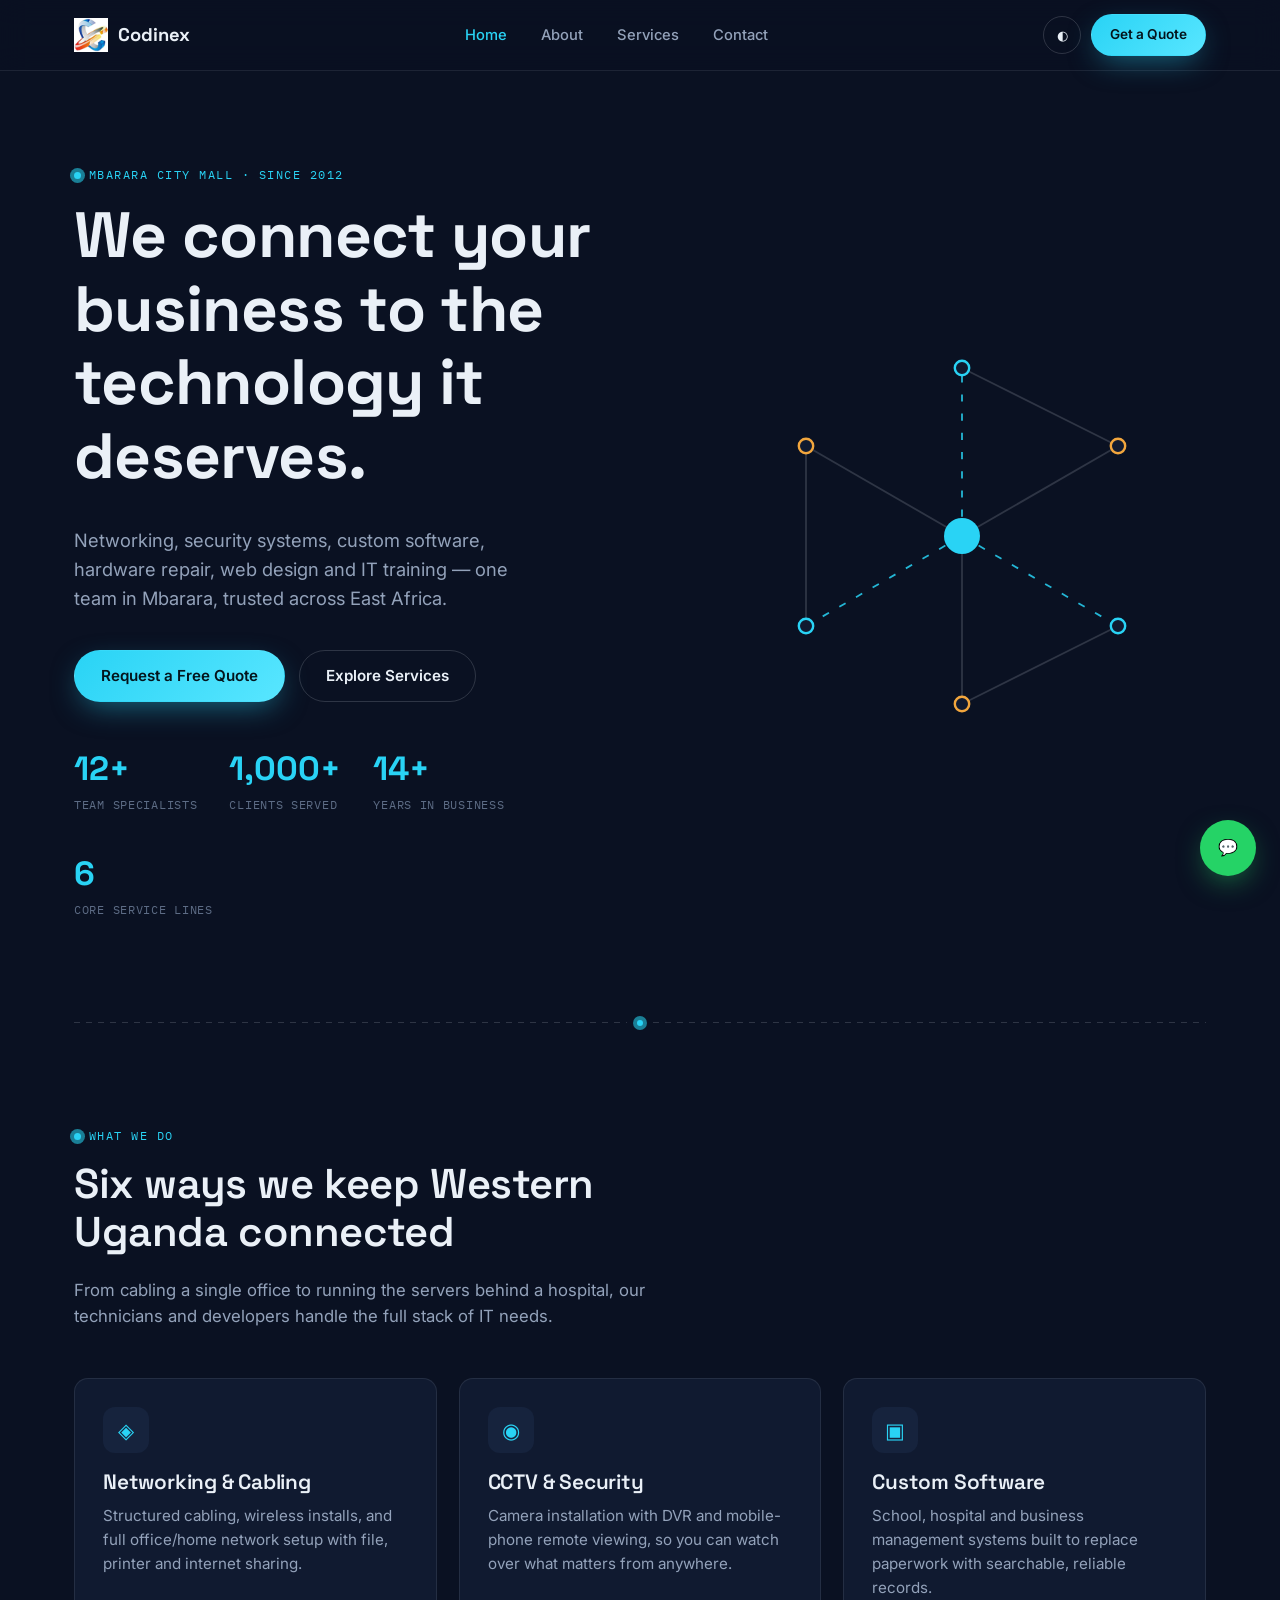
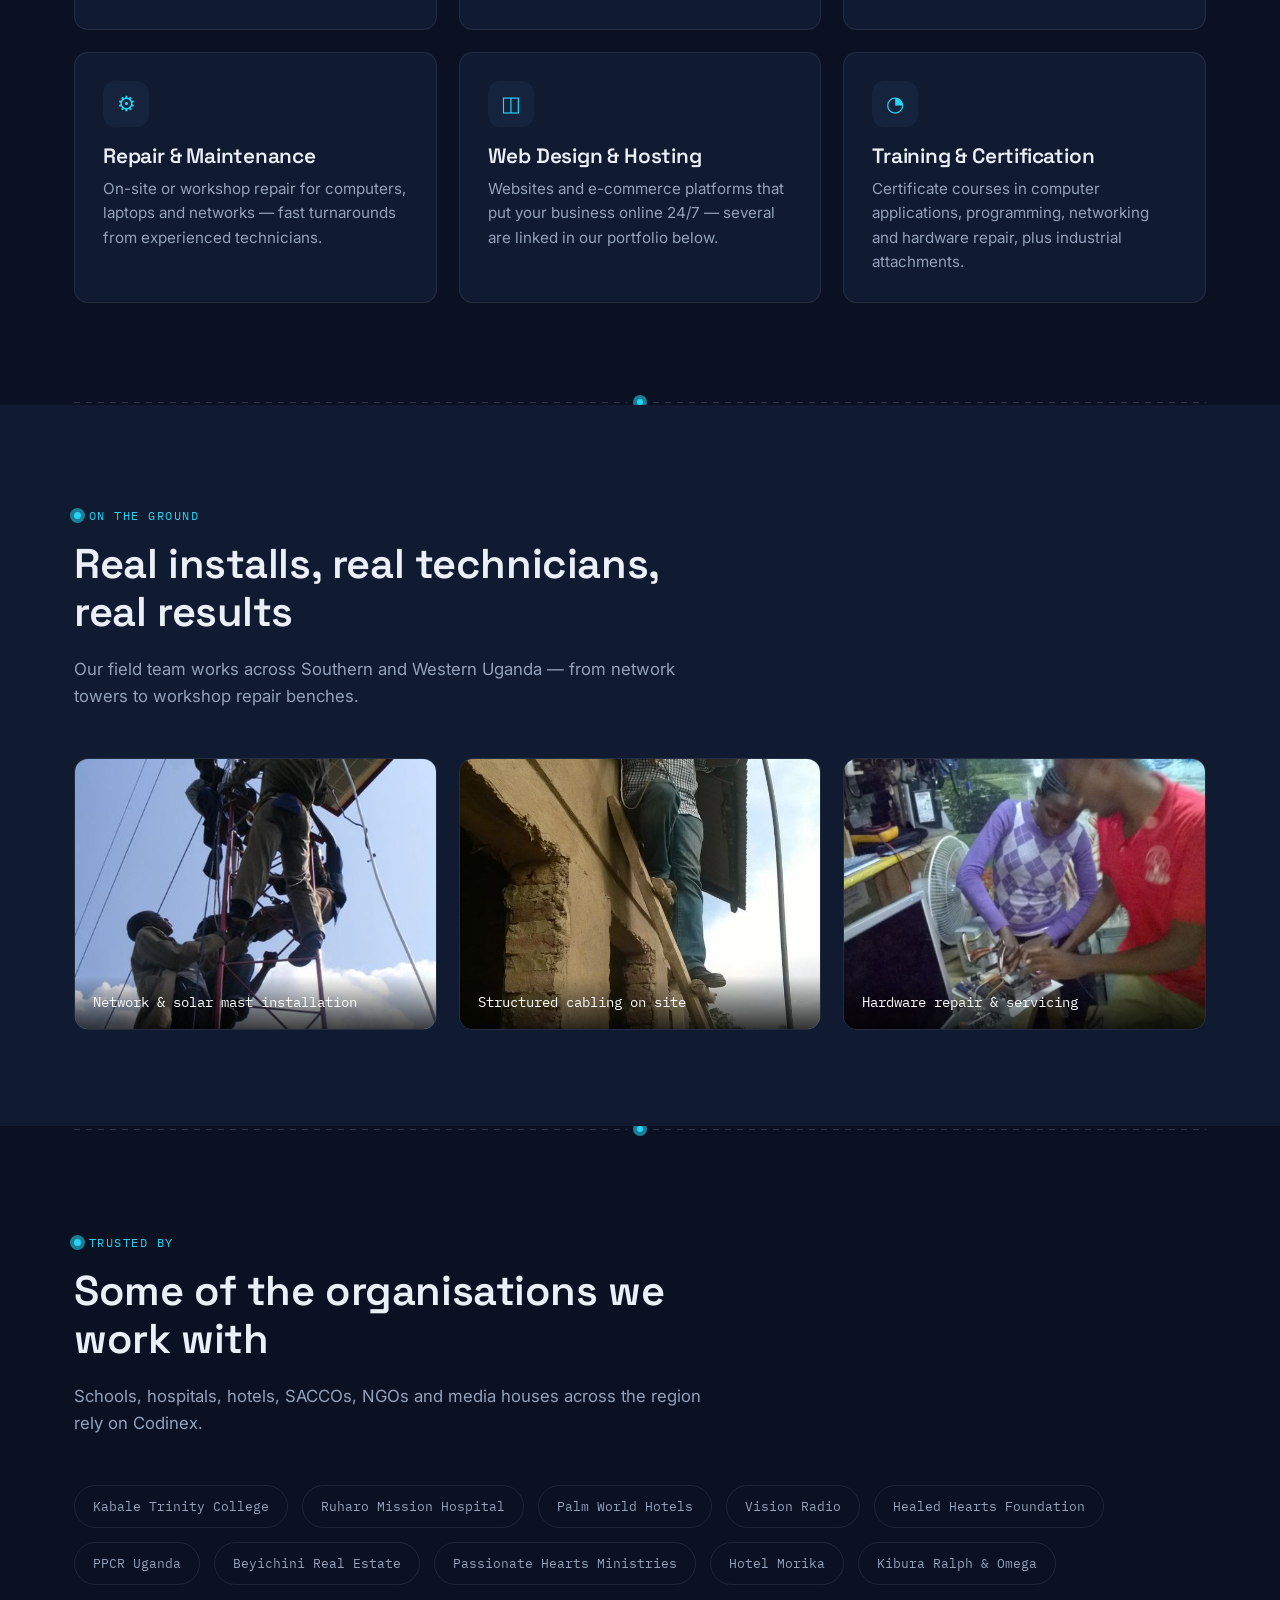
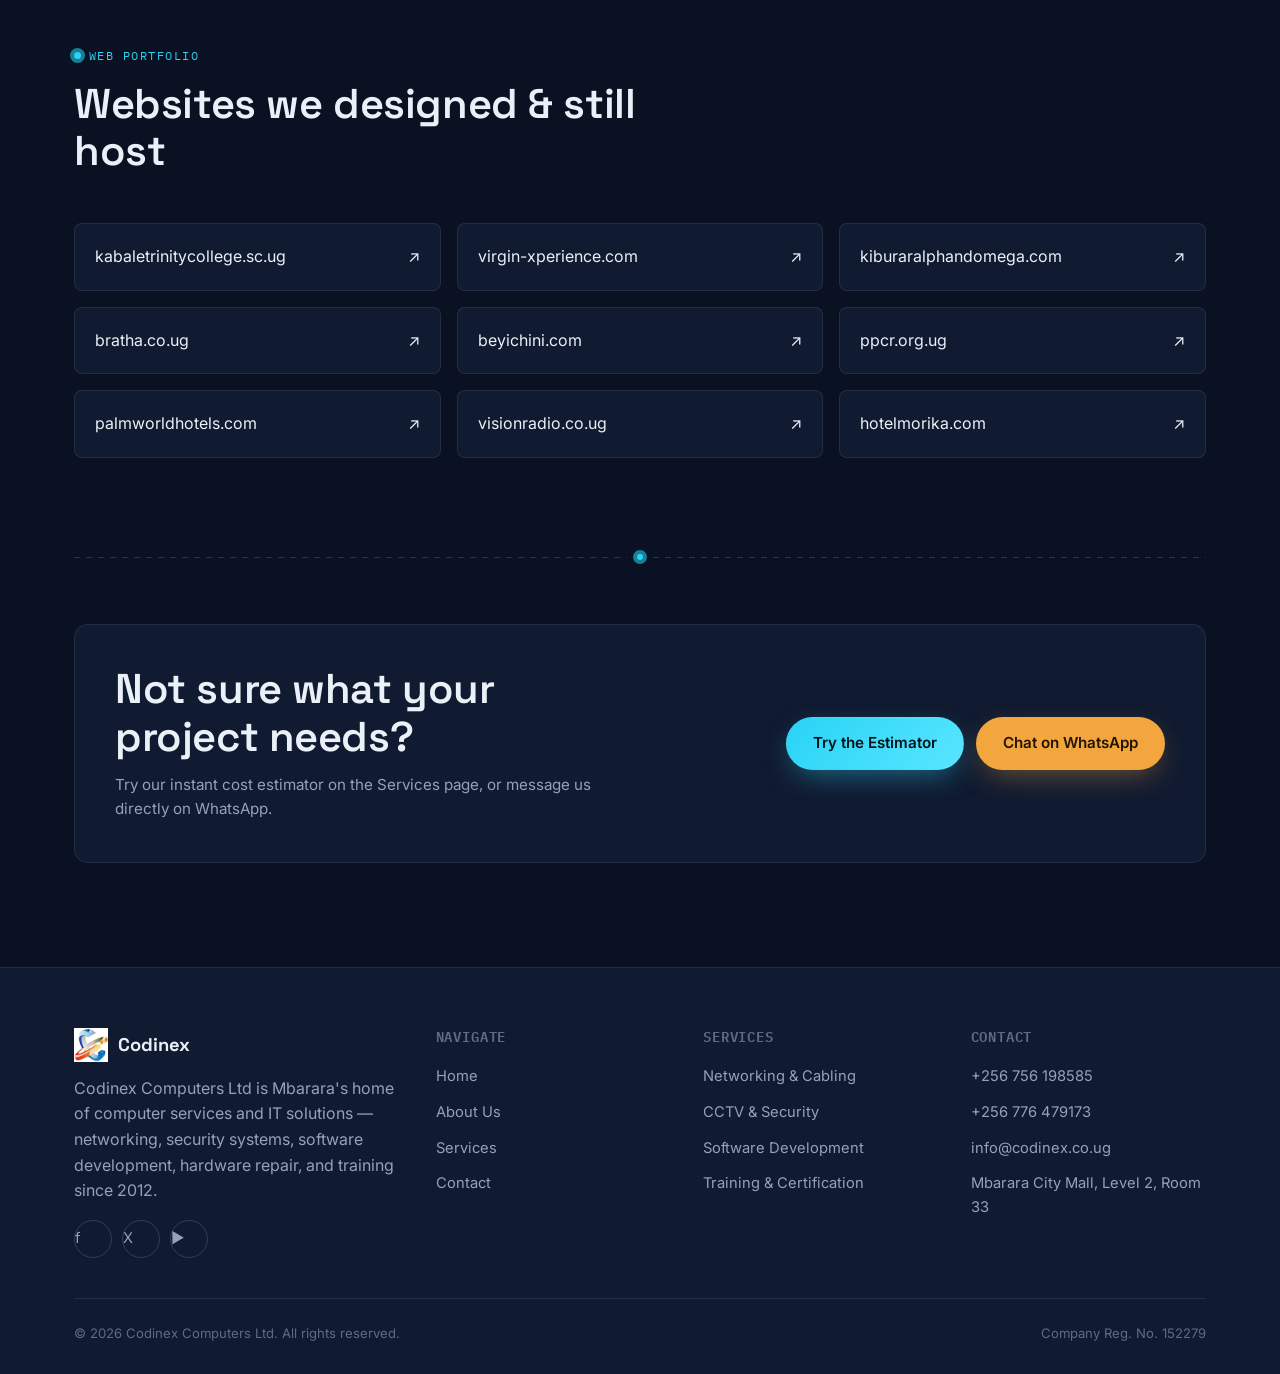
<file: index.html>
<!DOCTYPE html>
<html lang="en">
<head>
<meta charset="UTF-8">
<meta name="viewport" content="width=device-width, initial-scale=1.0">
<title>Codinex Computers Ltd | IT Solutions, Networking & Software — Mbarara, Uganda</title>
<meta name="description" content="Codinex Computers Ltd — Mbarara's home of computer services: networking, CCTV & security, custom software, hardware repair, web design and IT training since 2012.">
<link rel="icon" href="assets/images/logo.png">
<link rel="stylesheet" href="css/style.css">
</head>
<body>

<header class="site-header">
  <nav class="nav">
    <a href="index.html" class="brand"><img src="assets/images/logo.png" alt="Codinex Computers logo"> Codinex</a>
    <ul class="nav-links" id="navLinks">
      <li><a href="index.html">Home</a></li>
      <li><a href="about.html">About</a></li>
      <li><a href="services.html">Services</a></li>
      <li><a href="contact.html">Contact</a></li>
    </ul>
    <div class="nav-actions">
      <button class="icon-btn" id="themeToggle" aria-label="Toggle dark/light mode" aria-pressed="false">◐</button>
      <a href="contact.html" class="btn btn-primary btn-sm">Get a Quote</a>
      <button class="hamburger" id="hamburger" aria-label="Open menu" aria-expanded="false">☰</button>
    </div>
  </nav>
</header>

<!-- ============ HERO ============ -->
<section class="hero">
  <div class="container hero-grid">
    <div class="hero-copy reveal">
      <div class="eyebrow">Mbarara City Mall · Since 2012</div>
      <h1>We connect your business to the technology it deserves.</h1>
      <p class="tagline">Networking, security systems, custom software, hardware repair, web design and IT training — one team in Mbarara, trusted across East Africa.</p>
      <div class="hero-cta">
        <a href="contact.html" class="btn btn-primary">Request a Free Quote</a>
        <a href="services.html" class="btn btn-ghost">Explore Services</a>
      </div>
      <div class="hero-stats">
        <div>
          <div class="stat-num"><span data-count="12" data-suffix="+">0+</span></div>
          <div class="stat-label">Team specialists</div>
        </div>
        <div>
          <div class="stat-num"><span data-count="1000" data-suffix="+">0+</span></div>
          <div class="stat-label">Clients served</div>
        </div>
        <div>
          <div class="stat-num"><span data-count="14" data-suffix="+">0+</span></div>
          <div class="stat-label">Years in business</div>
        </div>
        <div>
          <div class="stat-num"><span data-count="6">0</span></div>
          <div class="stat-label">Core service lines</div>
        </div>
      </div>
    </div>
    <div class="circuit-wrap reveal">
      <svg viewBox="0 0 400 400" xmlns="http://www.w3.org/2000/svg" aria-hidden="true">
        <path class="circuit-trace active" d="M200,200 L200,60"/>
        <path class="circuit-trace" d="M200,200 L330,125"/>
        <path class="circuit-trace active" d="M200,200 L330,275"/>
        <path class="circuit-trace" d="M200,200 L200,340"/>
        <path class="circuit-trace active" d="M200,200 L70,275"/>
        <path class="circuit-trace" d="M200,200 L70,125"/>
        <path class="circuit-trace" d="M200,60 L330,125"/>
        <path class="circuit-trace" d="M330,275 L200,340"/>
        <path class="circuit-trace" d="M70,275 L70,125"/>
        <circle class="circuit-center" cx="200" cy="200" r="15"/>
        <circle class="circuit-node pulse" cx="200" cy="60" r="6"/>
        <circle class="circuit-node pulse amber" cx="330" cy="125" r="6"/>
        <circle class="circuit-node pulse" cx="330" cy="275" r="6"/>
        <circle class="circuit-node pulse amber" cx="200" cy="340" r="6"/>
        <circle class="circuit-node pulse" cx="70" cy="275" r="6"/>
        <circle class="circuit-node pulse amber" cx="70" cy="125" r="6"/>
      </svg>
    </div>
  </div>
</section>

<div class="trace-divider"><i></i></div>

<!-- ============ SERVICES OVERVIEW ============ -->
<section class="section">
  <div class="container">
    <div class="section-head reveal">
      <div class="eyebrow">What we do</div>
      <h2>Six ways we keep Western Uganda connected</h2>
      <p>From cabling a single office to running the servers behind a hospital, our technicians and developers handle the full stack of IT needs.</p>
    </div>
    <div class="grid grid-3">
      <div class="card reveal">
        <div class="card-icon">◈</div>
        <h3>Networking &amp; Cabling</h3>
        <p>Structured cabling, wireless installs, and full office/home network setup with file, printer and internet sharing.</p>
      </div>
      <div class="card reveal">
        <div class="card-icon">◉</div>
        <h3>CCTV &amp; Security</h3>
        <p>Camera installation with DVR and mobile-phone remote viewing, so you can watch over what matters from anywhere.</p>
      </div>
      <div class="card reveal">
        <div class="card-icon">▣</div>
        <h3>Custom Software</h3>
        <p>School, hospital and business management systems built to replace paperwork with searchable, reliable records.</p>
      </div>
      <div class="card reveal">
        <div class="card-icon">⚙</div>
        <h3>Repair &amp; Maintenance</h3>
        <p>On-site or workshop repair for computers, laptops and networks — fast turnarounds from experienced technicians.</p>
      </div>
      <div class="card reveal">
        <div class="card-icon">◫</div>
        <h3>Web Design &amp; Hosting</h3>
        <p>Websites and e-commerce platforms that put your business online 24/7 — several are linked in our portfolio below.</p>
      </div>
      <div class="card reveal">
        <div class="card-icon">◔</div>
        <h3>Training &amp; Certification</h3>
        <p>Certificate courses in computer applications, programming, networking and hardware repair, plus industrial attachments.</p>
      </div>
    </div>
  </div>
</section>

<div class="trace-divider"><i></i></div>

<!-- ============ WHY CODINEX / PHOTO STRIP ============ -->
<section class="section section-alt">
  <div class="container">
    <div class="section-head reveal">
      <div class="eyebrow">On the ground</div>
      <h2>Real installs, real technicians, real results</h2>
      <p>Our field team works across Southern and Western Uganda — from network towers to workshop repair benches.</p>
    </div>
    <div class="grid grid-3">
      <div class="photo-card reveal">
        <img src="assets/images/tower-install.jpg" alt="Codinex technicians installing a network and solar mast on site">
        <div class="photo-caption">Network &amp; solar mast installation</div>
      </div>
      <div class="photo-card reveal">
        <img src="assets/images/cabling-install.jpg" alt="Codinex technician running structured cabling on a building exterior">
        <div class="photo-caption">Structured cabling on site</div>
      </div>
      <div class="photo-card reveal">
        <img src="assets/images/hardware-repair.jpg" alt="Codinex technicians repairing a computer motherboard in the workshop">
        <div class="photo-caption">Hardware repair &amp; servicing</div>
      </div>
    </div>
  </div>
</section>

<div class="trace-divider"><i></i></div>

<!-- ============ PORTFOLIO / CLIENTS ============ -->
<section class="section">
  <div class="container">
    <div class="section-head reveal">
      <div class="eyebrow">Trusted by</div>
      <h2>Some of the organisations we work with</h2>
      <p>Schools, hospitals, hotels, SACCOs, NGOs and media houses across the region rely on Codinex.</p>
    </div>
    <div class="client-marquee reveal">
      <span class="client-chip">Kabale Trinity College</span>
      <span class="client-chip">Ruharo Mission Hospital</span>
      <span class="client-chip">Palm World Hotels</span>
      <span class="client-chip">Vision Radio</span>
      <span class="client-chip">Healed Hearts Foundation</span>
      <span class="client-chip">PPCR Uganda</span>
      <span class="client-chip">Beyichini Real Estate</span>
      <span class="client-chip">Passionate Hearts Ministries</span>
      <span class="client-chip">Hotel Morika</span>
      <span class="client-chip">Kibura Ralph &amp; Omega</span>
    </div>

    <div class="section-head reveal" style="margin-top:56px;">
      <div class="eyebrow">Web portfolio</div>
      <h2>Websites we designed &amp; still host</h2>
    </div>
    <div class="portfolio-grid reveal">
      <a class="portfolio-item" href="https://kabaletrinitycollege.sc.ug" target="_blank" rel="noopener"><span>kabaletrinitycollege.sc.ug</span><span>↗</span></a>
      <a class="portfolio-item" href="https://virgin-xperience.com" target="_blank" rel="noopener"><span>virgin-xperience.com</span><span>↗</span></a>
      <a class="portfolio-item" href="https://kiburaralphandomega.com" target="_blank" rel="noopener"><span>kiburaralphandomega.com</span><span>↗</span></a>
      <a class="portfolio-item" href="https://bratha.co.ug" target="_blank" rel="noopener"><span>bratha.co.ug</span><span>↗</span></a>
      <a class="portfolio-item" href="https://beyichini.com" target="_blank" rel="noopener"><span>beyichini.com</span><span>↗</span></a>
      <a class="portfolio-item" href="https://ppcr.org.ug" target="_blank" rel="noopener"><span>ppcr.org.ug</span><span>↗</span></a>
      <a class="portfolio-item" href="https://palmworldhotels.com" target="_blank" rel="noopener"><span>palmworldhotels.com</span><span>↗</span></a>
      <a class="portfolio-item" href="https://visionradio.co.ug" target="_blank" rel="noopener"><span>visionradio.co.ug</span><span>↗</span></a>
      <a class="portfolio-item" href="https://hotelmorika.com" target="_blank" rel="noopener"><span>hotelmorika.com</span><span>↗</span></a>
    </div>
  </div>
</section>

<div class="trace-divider"><i></i></div>

<!-- ============ CTA BANNER ============ -->
<section class="section--tight">
  <div class="container">
    <div class="card reveal" style="display:flex; align-items:center; justify-content:space-between; flex-wrap:wrap; gap:24px; padding:40px;">
      <div style="max-width:520px;">
        <h2 style="margin-bottom:.3em;">Not sure what your project needs?</h2>
        <p style="margin-bottom:0;">Try our instant cost estimator on the Services page, or message us directly on WhatsApp.</p>
      </div>
      <div style="display:flex; gap:12px; flex-wrap:wrap;">
        <a href="services.html#estimator" class="btn btn-primary">Try the Estimator</a>
        <a href="https://wa.me/256756198585" target="_blank" rel="noopener" class="btn btn-cta">Chat on WhatsApp</a>
      </div>
    </div>
  </div>
</section>

<footer class="site-footer">
  <div class="container">
    <div class="footer-grid">
      <div>
        <div class="brand" style="margin-bottom:14px;"><img src="assets/images/logo.png" alt="Codinex logo"> Codinex</div>
        <p>Codinex Computers Ltd is Mbarara's home of computer services and IT solutions — networking, security systems, software development, hardware repair, and training since 2012.</p>
        <div class="footer-social">
          <a href="https://www.facebook.com/CodinexUg" class="icon-btn" aria-label="Facebook" target="_blank" rel="noopener">f</a>
          <a href="https://twitter.com/codinex_ug" class="icon-btn" aria-label="X / Twitter" target="_blank" rel="noopener">X</a>
          <a href="https://www.youtube.com/user/codinexug" class="icon-btn" aria-label="YouTube" target="_blank" rel="noopener">▶</a>
        </div>
      </div>
      <div>
        <h4>Navigate</h4>
        <a href="index.html">Home</a>
        <a href="about.html">About Us</a>
        <a href="services.html">Services</a>
        <a href="contact.html">Contact</a>
      </div>
      <div>
        <h4>Services</h4>
        <a href="services.html#networking">Networking &amp; Cabling</a>
        <a href="services.html#security">CCTV &amp; Security</a>
        <a href="services.html#software">Software Development</a>
        <a href="services.html#training">Training &amp; Certification</a>
      </div>
      <div>
        <h4>Contact</h4>
        <a href="tel:+256756198585">+256 756 198585</a>
        <a href="tel:+256776479173">+256 776 479173</a>
        <a href="mailto:info@codinex.co.ug">info@codinex.co.ug</a>
        <a href="contact.html">Mbarara City Mall, Level 2, Room 33</a>
      </div>
    </div>
    <div class="footer-bottom">
      <span>© <span id="year"></span> Codinex Computers Ltd. All rights reserved.</span>
      <span>Company Reg. No. 152279</span>
    </div>
  </div>
</footer>

<a href="https://wa.me/256756198585" class="wa-float" aria-label="Chat on WhatsApp" target="_blank" rel="noopener">💬</a>

<script src="js/main.js"></script>
</body>
</html>
</file>
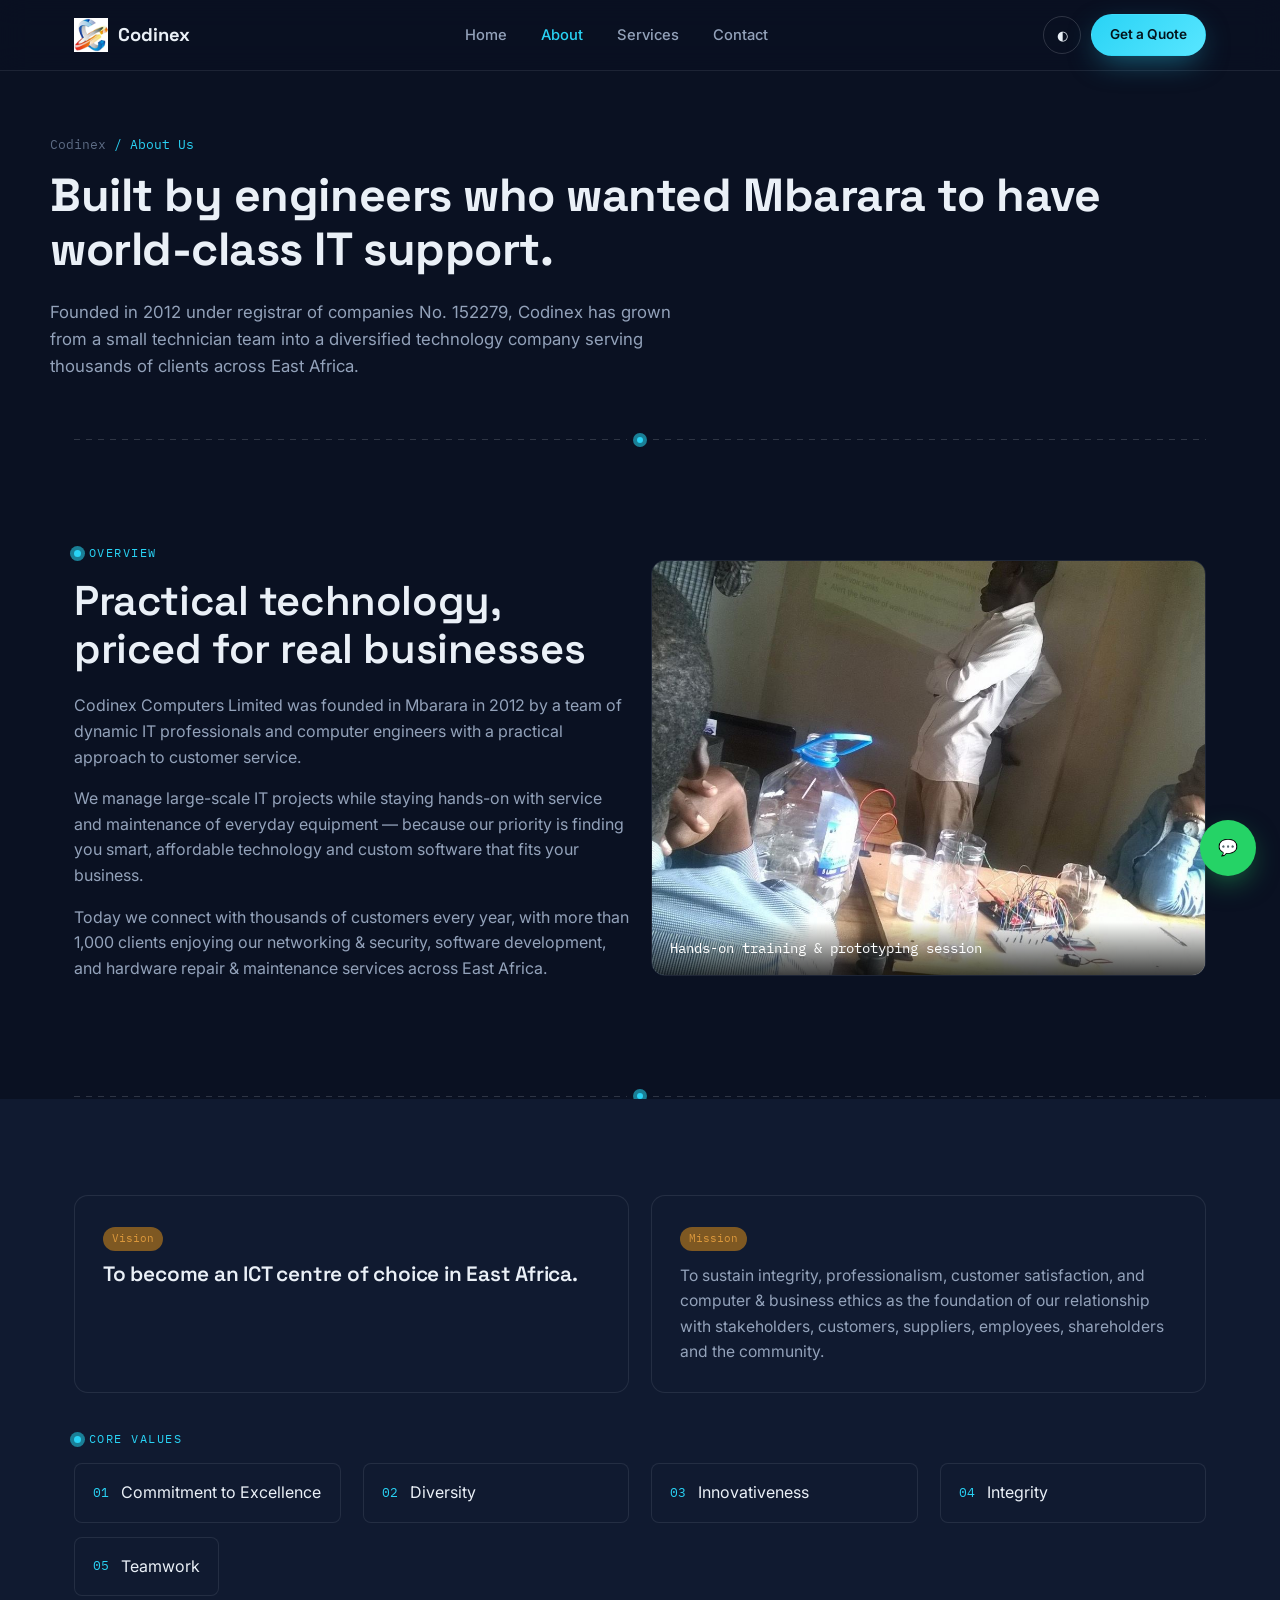
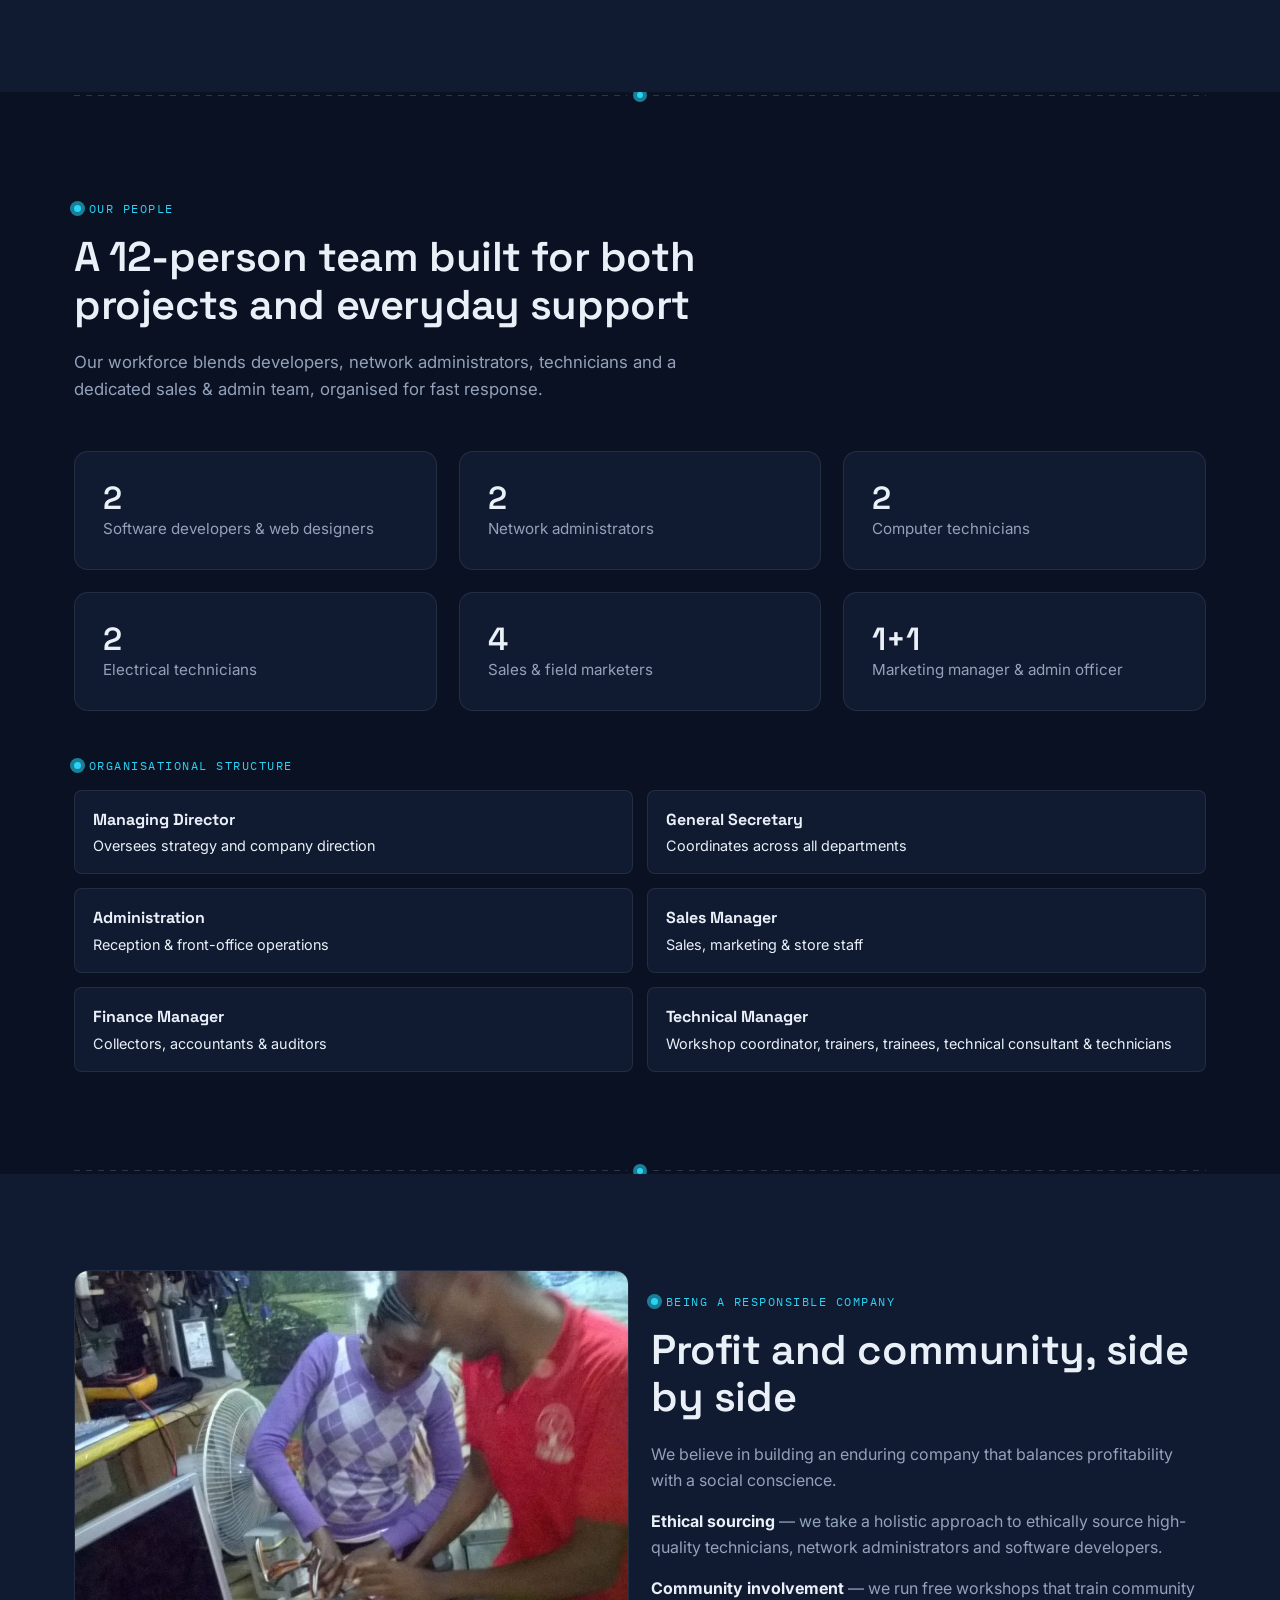
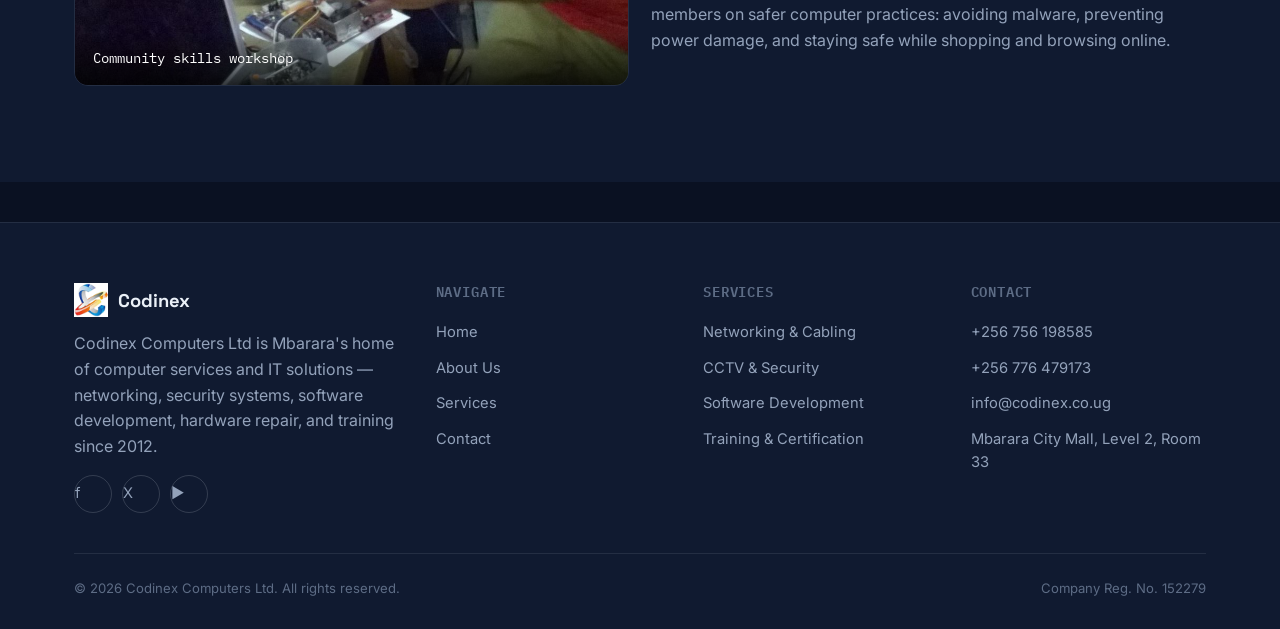
<file: about.html>
<!DOCTYPE html>
<html lang="en">
<head>
<meta charset="UTF-8">
<meta name="viewport" content="width=device-width, initial-scale=1.0">
<title>About Codinex Computers Ltd | Our Story, Vision &amp; Team</title>
<meta name="description" content="Learn about Codinex Computers Ltd — founded in Mbarara in 2012, our vision, mission, core values, team structure and commitment to community.">
<link rel="icon" href="assets/images/logo.png">
<link rel="stylesheet" href="css/style.css">
</head>
<body>

<header class="site-header">
  <nav class="nav">
    <a href="index.html" class="brand"><img src="assets/images/logo.png" alt="Codinex Computers logo"> Codinex</a>
    <ul class="nav-links" id="navLinks">
      <li><a href="index.html">Home</a></li>
      <li><a href="about.html">About</a></li>
      <li><a href="services.html">Services</a></li>
      <li><a href="contact.html">Contact</a></li>
    </ul>
    <div class="nav-actions">
      <button class="icon-btn" id="themeToggle" aria-label="Toggle dark/light mode" aria-pressed="false">◐</button>
      <a href="contact.html" class="btn btn-primary btn-sm">Get a Quote</a>
      <button class="hamburger" id="hamburger" aria-label="Open menu" aria-expanded="false">☰</button>
    </div>
  </nav>
</header>

<section class="page-hero container">
  <div class="breadcrumb">Codinex <span class="accent">/ About Us</span></div>
  <h1 class="reveal">Built by engineers who wanted Mbarara to have world-class IT support.</h1>
  <p class="reveal" style="max-width:640px; font-size:1.05rem;">Founded in 2012 under registrar of companies No. 152279, Codinex has grown from a small technician team into a diversified technology company serving thousands of clients across East Africa.</p>
</section>

<div class="trace-divider"><i></i></div>

<!-- ============ OVERVIEW ============ -->
<section class="section">
  <div class="container grid grid-2" style="align-items:center;">
    <div class="reveal">
      <div class="eyebrow">Overview</div>
      <h2>Practical technology, priced for real businesses</h2>
      <p>Codinex Computers Limited was founded in Mbarara in 2012 by a team of dynamic IT professionals and computer engineers with a practical approach to customer service.</p>
      <p>We manage large-scale IT projects while staying hands-on with service and maintenance of everyday equipment — because our priority is finding you smart, affordable technology and custom software that fits your business.</p>
      <p>Today we connect with thousands of customers every year, with more than 1,000 clients enjoying our networking &amp; security, software development, and hardware repair &amp; maintenance services across East Africa.</p>
    </div>
    <div class="photo-card reveal">
      <img src="assets/images/iot-training.jpg" alt="Codinex team demonstrating an IoT prototype during a training session">
      <div class="photo-caption">Hands-on training &amp; prototyping session</div>
    </div>
  </div>
</section>

<div class="trace-divider"><i></i></div>

<!-- ============ VISION / MISSION / VALUES ============ -->
<section class="section section-alt">
  <div class="container">
    <div class="grid grid-2 reveal" style="margin-bottom:32px;">
      <div class="card">
        <div class="tag">Vision</div>
        <h3>To become an ICT centre of choice in East Africa.</h3>
      </div>
      <div class="card">
        <div class="tag">Mission</div>
        <p style="margin-bottom:0; font-size:.98rem;">To sustain integrity, professionalism, customer satisfaction, and computer &amp; business ethics as the foundation of our relationship with stakeholders, customers, suppliers, employees, shareholders and the community.</p>
      </div>
    </div>
    <div class="eyebrow reveal">Core Values</div>
    <div class="grid grid-4 reveal">
      <div class="value-pill"><span class="num">01</span> Commitment to Excellence</div>
      <div class="value-pill"><span class="num">02</span> Diversity</div>
      <div class="value-pill"><span class="num">03</span> Innovativeness</div>
      <div class="value-pill"><span class="num">04</span> Integrity</div>
    </div>
    <div class="grid grid-4 reveal" style="margin-top:14px; max-width:280px;">
      <div class="value-pill"><span class="num">05</span> Teamwork</div>
    </div>
  </div>
</section>

<div class="trace-divider"><i></i></div>

<!-- ============ TEAM / STRUCTURE ============ -->
<section class="section">
  <div class="container">
    <div class="section-head reveal">
      <div class="eyebrow">Our people</div>
      <h2>A 12-person team built for both projects and everyday support</h2>
      <p>Our workforce blends developers, network administrators, technicians and a dedicated sales &amp; admin team, organised for fast response.</p>
    </div>
    <div class="grid grid-3 reveal" style="margin-bottom:40px;">
      <div class="card"><h3 style="font-size:2rem; margin-bottom:0;">2</h3><p>Software developers &amp; web designers</p></div>
      <div class="card"><h3 style="font-size:2rem; margin-bottom:0;">2</h3><p>Network administrators</p></div>
      <div class="card"><h3 style="font-size:2rem; margin-bottom:0;">2</h3><p>Computer technicians</p></div>
      <div class="card"><h3 style="font-size:2rem; margin-bottom:0;">2</h3><p>Electrical technicians</p></div>
      <div class="card"><h3 style="font-size:2rem; margin-bottom:0;">4</h3><p>Sales &amp; field marketers</p></div>
      <div class="card"><h3 style="font-size:2rem; margin-bottom:0;">1+1</h3><p>Marketing manager &amp; admin officer</p></div>
    </div>

    <div class="eyebrow reveal">Organisational structure</div>
    <div class="org-list reveal">
      <div class="org-node"><b>Managing Director</b>Oversees strategy and company direction</div>
      <div class="org-node"><b>General Secretary</b>Coordinates across all departments</div>
      <div class="org-node"><b>Administration</b>Reception &amp; front-office operations</div>
      <div class="org-node"><b>Sales Manager</b>Sales, marketing &amp; store staff</div>
      <div class="org-node"><b>Finance Manager</b>Collectors, accountants &amp; auditors</div>
      <div class="org-node"><b>Technical Manager</b>Workshop coordinator, trainers, trainees, technical consultant &amp; technicians</div>
    </div>
  </div>
</section>

<div class="trace-divider"><i></i></div>

<!-- ============ RESPONSIBLE COMPANY ============ -->
<section class="section section-alt">
  <div class="container grid grid-2" style="align-items:center;">
    <div class="photo-card reveal">
      <img src="assets/images/hardware-repair.jpg" alt="Codinex technicians training community members on computer repair">
      <div class="photo-caption">Community skills workshop</div>
    </div>
    <div class="reveal">
      <div class="eyebrow">Being a responsible company</div>
      <h2>Profit and community, side by side</h2>
      <p>We believe in building an enduring company that balances profitability with a social conscience.</p>
      <p><strong style="color:var(--text)">Ethical sourcing</strong> — we take a holistic approach to ethically source high-quality technicians, network administrators and software developers.</p>
      <p><strong style="color:var(--text)">Community involvement</strong> — we run free workshops that train community members on safer computer practices: avoiding malware, preventing power damage, and staying safe while shopping and browsing online.</p>
    </div>
  </div>
</section>

<footer class="site-footer">
  <div class="container">
    <div class="footer-grid">
      <div>
        <div class="brand" style="margin-bottom:14px;"><img src="assets/images/logo.png" alt="Codinex logo"> Codinex</div>
        <p>Codinex Computers Ltd is Mbarara's home of computer services and IT solutions — networking, security systems, software development, hardware repair, and training since 2012.</p>
        <div class="footer-social">
          <a href="https://www.facebook.com/CodinexUg" class="icon-btn" aria-label="Facebook" target="_blank" rel="noopener">f</a>
          <a href="https://twitter.com/codinex_ug" class="icon-btn" aria-label="X / Twitter" target="_blank" rel="noopener">X</a>
          <a href="https://www.youtube.com/user/codinexug" class="icon-btn" aria-label="YouTube" target="_blank" rel="noopener">▶</a>
        </div>
      </div>
      <div>
        <h4>Navigate</h4>
        <a href="index.html">Home</a>
        <a href="about.html">About Us</a>
        <a href="services.html">Services</a>
        <a href="contact.html">Contact</a>
      </div>
      <div>
        <h4>Services</h4>
        <a href="services.html#networking">Networking &amp; Cabling</a>
        <a href="services.html#security">CCTV &amp; Security</a>
        <a href="services.html#software">Software Development</a>
        <a href="services.html#training">Training &amp; Certification</a>
      </div>
      <div>
        <h4>Contact</h4>
        <a href="tel:+256756198585">+256 756 198585</a>
        <a href="tel:+256776479173">+256 776 479173</a>
        <a href="mailto:info@codinex.co.ug">info@codinex.co.ug</a>
        <a href="contact.html">Mbarara City Mall, Level 2, Room 33</a>
      </div>
    </div>
    <div class="footer-bottom">
      <span>© <span id="year"></span> Codinex Computers Ltd. All rights reserved.</span>
      <span>Company Reg. No. 152279</span>
    </div>
  </div>
</footer>

<a href="https://wa.me/256756198585" class="wa-float" aria-label="Chat on WhatsApp" target="_blank" rel="noopener">💬</a>

<script src="js/main.js"></script>
</body>
</html>
</file>
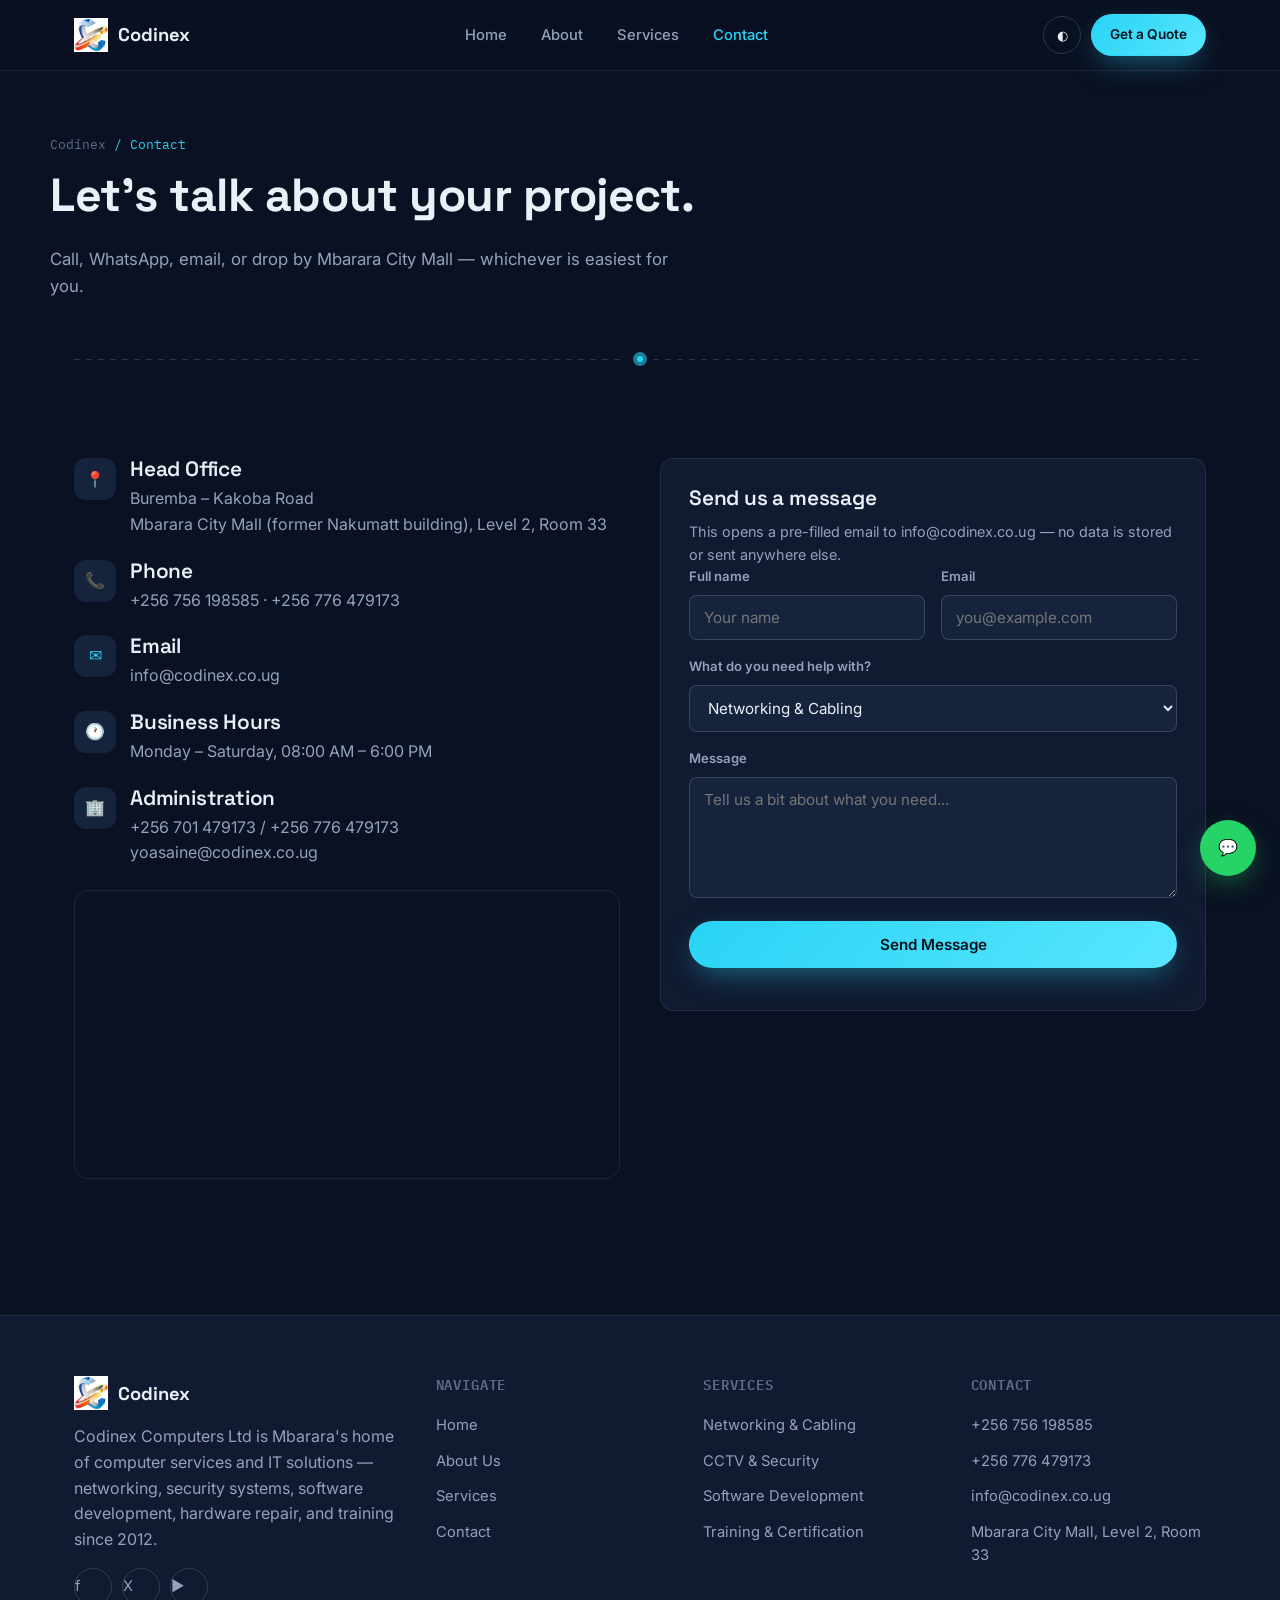
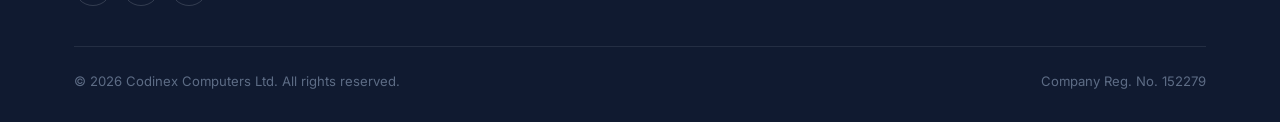
<file: contact.html>
<!DOCTYPE html>
<html lang="en">
<head>
<meta charset="UTF-8">
<meta name="viewport" content="width=device-width, initial-scale=1.0">
<title>Contact Codinex Computers Ltd | Mbarara City Mall</title>
<meta name="description" content="Contact Codinex Computers Ltd in Mbarara City Mall — call, WhatsApp, email, or send a message directly. Open Monday–Saturday.">
<link rel="icon" href="assets/images/logo.png">
<link rel="stylesheet" href="css/style.css">
</head>
<body>

<header class="site-header">
  <nav class="nav">
    <a href="index.html" class="brand"><img src="assets/images/logo.png" alt="Codinex Computers logo"> Codinex</a>
    <ul class="nav-links" id="navLinks">
      <li><a href="index.html">Home</a></li>
      <li><a href="about.html">About</a></li>
      <li><a href="services.html">Services</a></li>
      <li><a href="contact.html">Contact</a></li>
    </ul>
    <div class="nav-actions">
      <button class="icon-btn" id="themeToggle" aria-label="Toggle dark/light mode" aria-pressed="false">◐</button>
      <a href="contact.html" class="btn btn-primary btn-sm">Get a Quote</a>
      <button class="hamburger" id="hamburger" aria-label="Open menu" aria-expanded="false">☰</button>
    </div>
  </nav>
</header>

<section class="page-hero container">
  <div class="breadcrumb">Codinex <span class="accent">/ Contact</span></div>
  <h1 class="reveal">Let's talk about your project.</h1>
  <p class="reveal" style="max-width:640px; font-size:1.05rem;">Call, WhatsApp, email, or drop by Mbarara City Mall — whichever is easiest for you.</p>
</section>

<div class="trace-divider"><i></i></div>

<section class="section">
  <div class="container contact-grid">
    <!-- CONTACT INFO -->
    <div class="reveal">
      <div class="contact-info-item">
        <div class="ic">📍</div>
        <div>
          <h3 style="margin-bottom:.2em;">Head Office</h3>
          <p style="margin-bottom:0;">Buremba – Kakoba Road<br>Mbarara City Mall (former Nakumatt building), Level 2, Room 33</p>
        </div>
      </div>
      <div class="contact-info-item">
        <div class="ic">📞</div>
        <div>
          <h3 style="margin-bottom:.2em;">Phone</h3>
          <p style="margin-bottom:0;"><a href="tel:+256756198585">+256 756 198585</a> · <a href="tel:+256776479173">+256 776 479173</a></p>
        </div>
      </div>
      <div class="contact-info-item">
        <div class="ic">✉</div>
        <div>
          <h3 style="margin-bottom:.2em;">Email</h3>
          <p style="margin-bottom:0;"><a href="mailto:info@codinex.co.ug">info@codinex.co.ug</a></p>
        </div>
      </div>
      <div class="contact-info-item">
        <div class="ic">🕐</div>
        <div>
          <h3 style="margin-bottom:.2em;">Business Hours</h3>
          <p style="margin-bottom:0;">Monday – Saturday, 08:00 AM – 6:00 PM</p>
        </div>
      </div>
      <div class="contact-info-item">
        <div class="ic">🏢</div>
        <div>
          <h3 style="margin-bottom:.2em;">Administration</h3>
          <p style="margin-bottom:0;">+256 701 479173 / +256 776 479173<br><a href="mailto:yoasaine@codinex.co.ug">yoasaine@codinex.co.ug</a></p>
        </div>
      </div>

      <div class="map-frame">
        <iframe src="https://www.google.com/maps?q=Mbarara+City+Mall,+Mbarara,+Uganda&output=embed" loading="lazy" title="Codinex Computers Ltd location — Mbarara City Mall" referrerpolicy="no-referrer-when-downgrade"></iframe>
      </div>
    </div>

    <!-- CONTACT FORM -->
    <div class="card reveal">
      <h3>Send us a message</h3>
      <p style="font-size:.9rem;">This opens a pre-filled email to info@codinex.co.ug — no data is stored or sent anywhere else.</p>
      <form id="contactForm">
        <div class="form-row">
          <div>
            <label class="field-label" for="name">Full name</label>
            <input class="input" type="text" name="name" id="name" placeholder="Your name" required>
          </div>
          <div>
            <label class="field-label" for="email">Email</label>
            <input class="input" type="email" name="email" id="email" placeholder="you@example.com" required>
          </div>
        </div>
        <div style="margin-bottom:16px;">
          <label class="field-label" for="service-interest">What do you need help with?</label>
          <select class="select" name="service-interest" id="service-interest">
            <option>Networking &amp; Cabling</option>
            <option>CCTV &amp; Security Systems</option>
            <option>Custom Software</option>
            <option>Repair &amp; Maintenance</option>
            <option>Web Design &amp; Hosting</option>
            <option>Training / Internship</option>
            <option>Something else</option>
          </select>
        </div>
        <div style="margin-bottom:16px;">
          <label class="field-label" for="message">Message</label>
          <textarea class="input" name="message" id="message" rows="5" placeholder="Tell us a bit about what you need..." required></textarea>
        </div>
        <button type="submit" class="btn btn-primary btn-block">Send Message</button>
        <div class="form-status" id="formStatus"></div>
      </form>
    </div>
  </div>
</section>

<footer class="site-footer">
  <div class="container">
    <div class="footer-grid">
      <div>
        <div class="brand" style="margin-bottom:14px;"><img src="assets/images/logo.png" alt="Codinex logo"> Codinex</div>
        <p>Codinex Computers Ltd is Mbarara's home of computer services and IT solutions — networking, security systems, software development, hardware repair, and training since 2012.</p>
        <div class="footer-social">
          <a href="https://www.facebook.com/CodinexUg" class="icon-btn" aria-label="Facebook" target="_blank" rel="noopener">f</a>
          <a href="https://twitter.com/codinex_ug" class="icon-btn" aria-label="X / Twitter" target="_blank" rel="noopener">X</a>
          <a href="https://www.youtube.com/user/codinexug" class="icon-btn" aria-label="YouTube" target="_blank" rel="noopener">▶</a>
        </div>
      </div>
      <div>
        <h4>Navigate</h4>
        <a href="index.html">Home</a>
        <a href="about.html">About Us</a>
        <a href="services.html">Services</a>
        <a href="contact.html">Contact</a>
      </div>
      <div>
        <h4>Services</h4>
        <a href="services.html#networking">Networking &amp; Cabling</a>
        <a href="services.html#security">CCTV &amp; Security</a>
        <a href="services.html#software">Software Development</a>
        <a href="services.html#training">Training &amp; Certification</a>
      </div>
      <div>
        <h4>Contact</h4>
        <a href="tel:+256756198585">+256 756 198585</a>
        <a href="tel:+256776479173">+256 776 479173</a>
        <a href="mailto:info@codinex.co.ug">info@codinex.co.ug</a>
        <a href="contact.html">Mbarara City Mall, Level 2, Room 33</a>
      </div>
    </div>
    <div class="footer-bottom">
      <span>© <span id="year"></span> Codinex Computers Ltd. All rights reserved.</span>
      <span>Company Reg. No. 152279</span>
    </div>
  </div>
</footer>

<a href="https://wa.me/256756198585" class="wa-float" aria-label="Chat on WhatsApp" target="_blank" rel="noopener">💬</a>

<script src="js/main.js"></script>
</body>
</html>
</file>
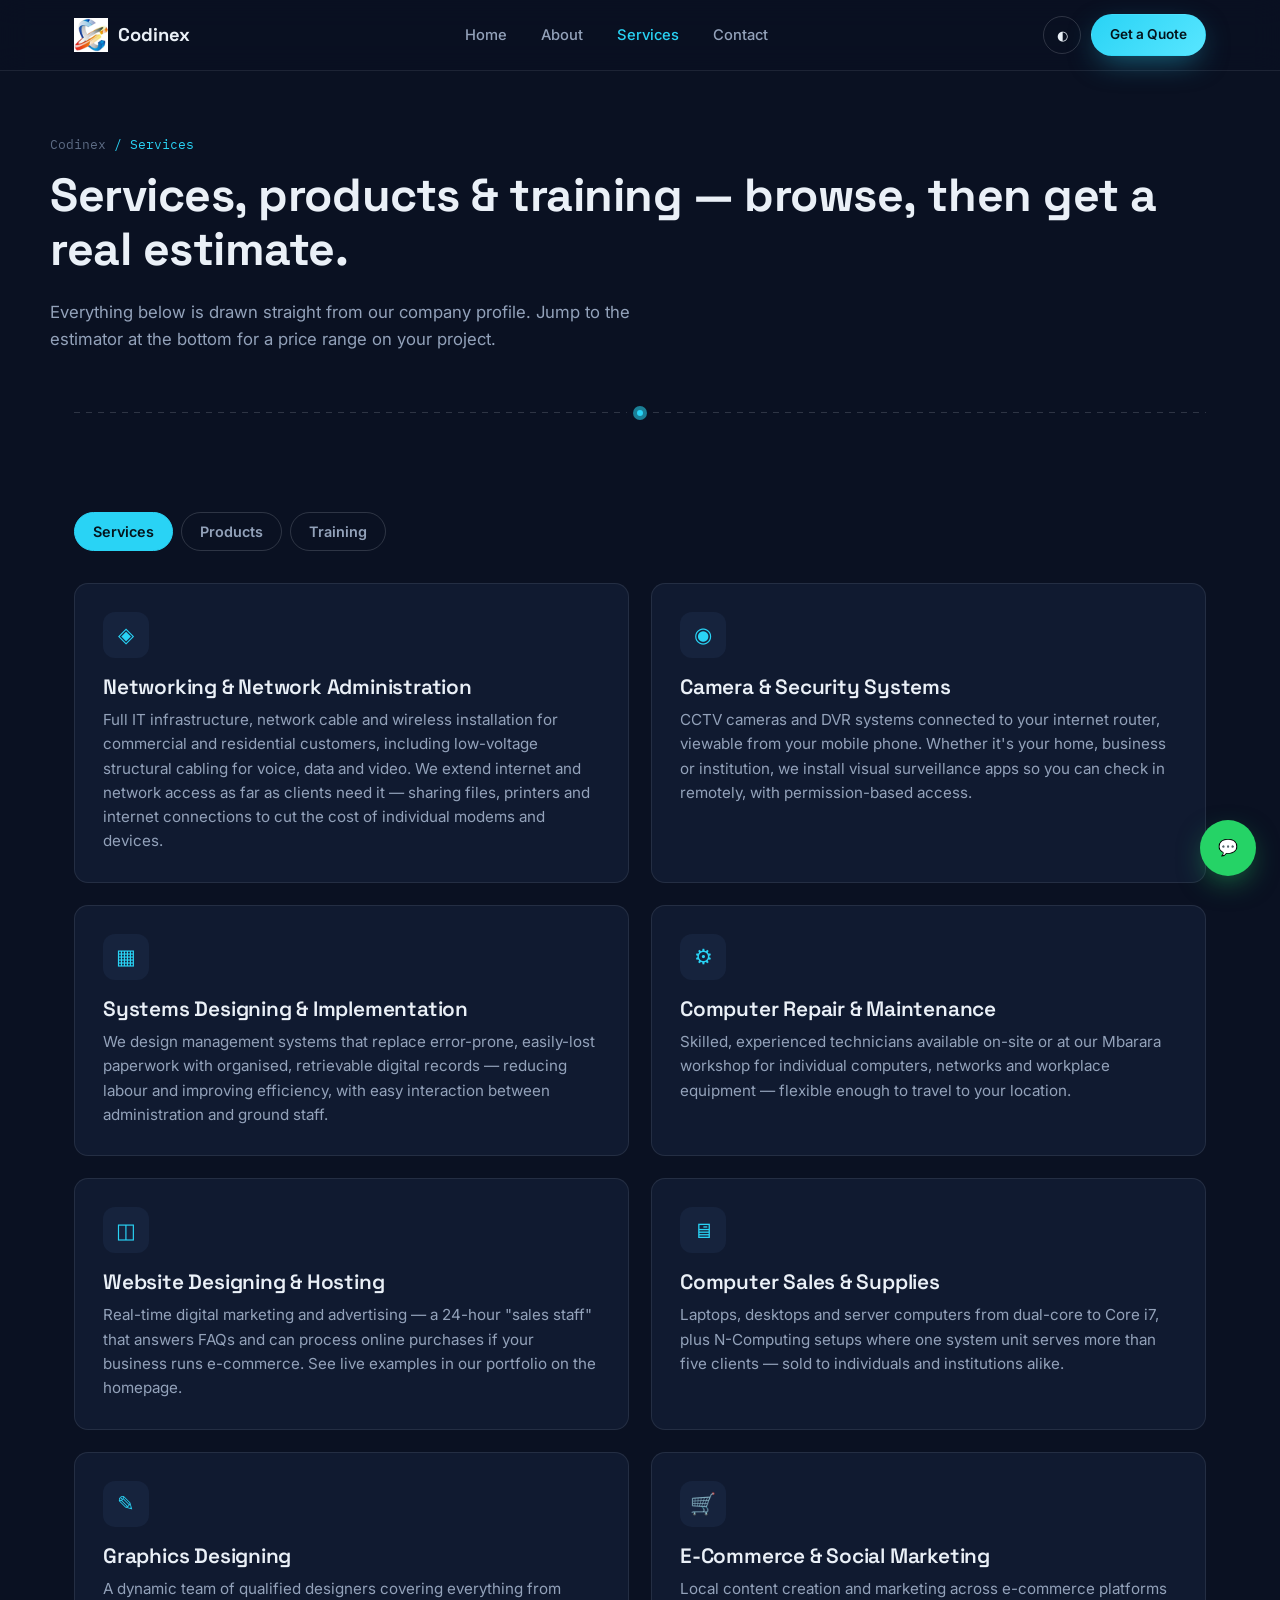
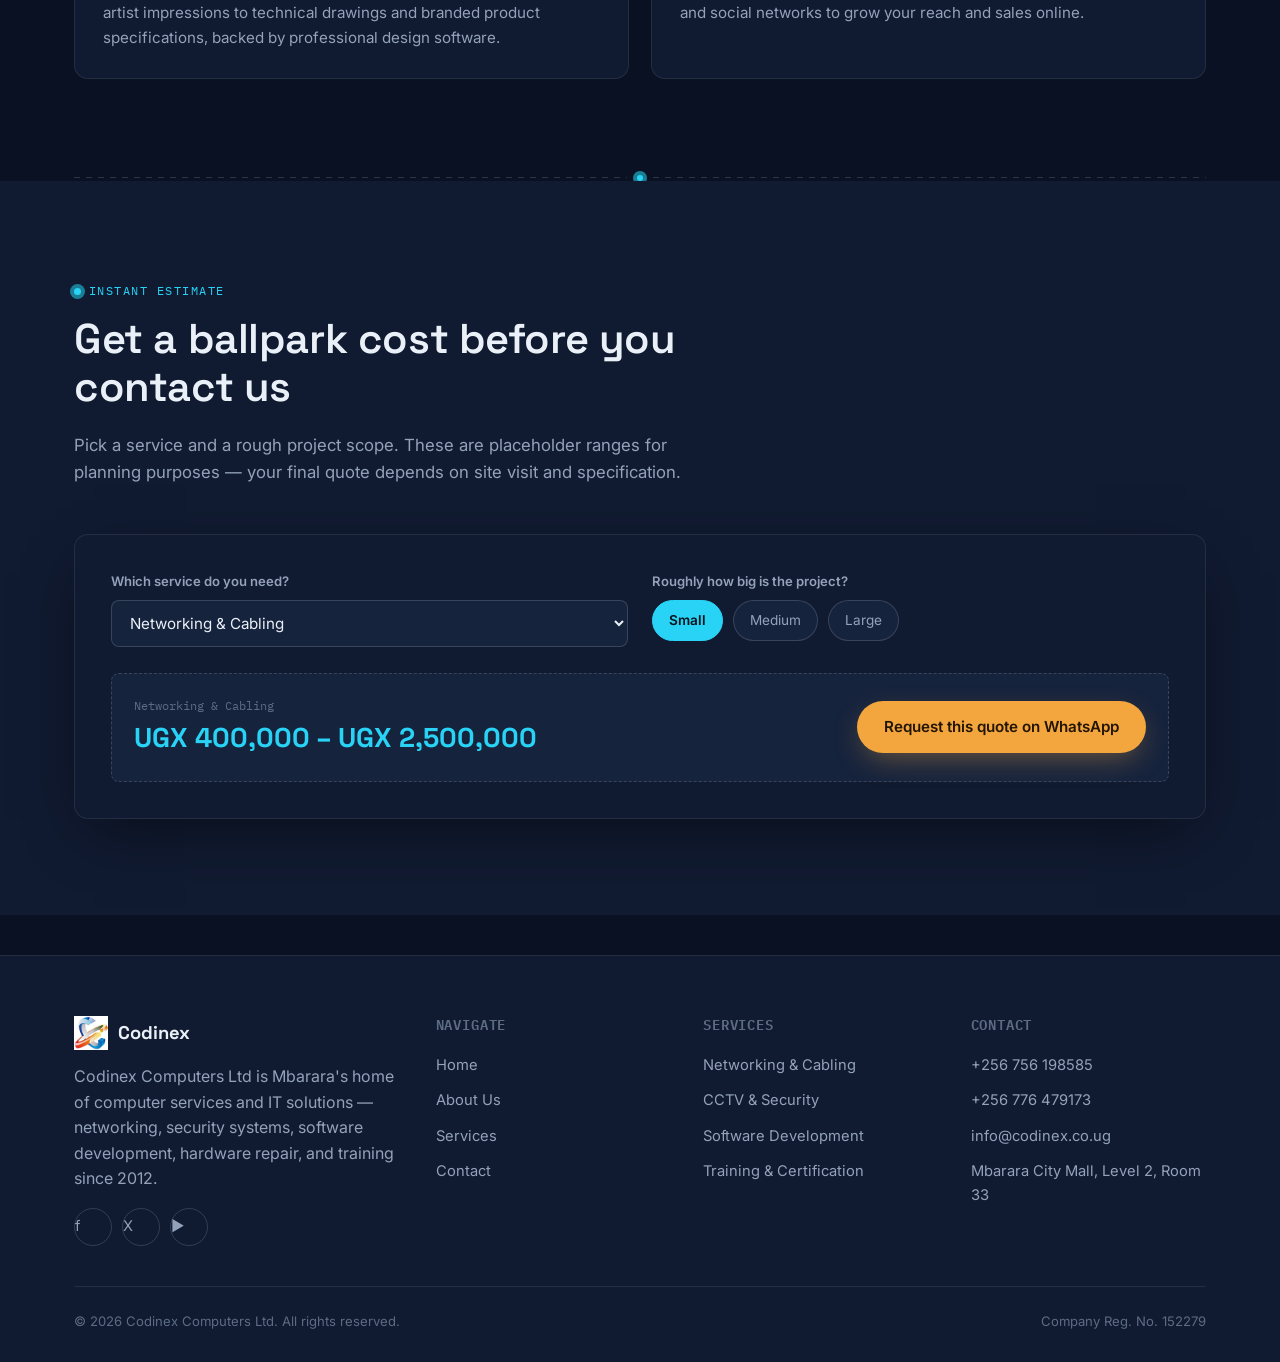
<file: services.html>
<!DOCTYPE html>
<html lang="en">
<head>
<meta charset="UTF-8">
<meta name="viewport" content="width=device-width, initial-scale=1.0">
<title>Services &amp; Products | Codinex Computers Ltd</title>
<meta name="description" content="Explore Codinex's services: networking, CCTV & security, custom software, repair & maintenance, web design, graphics, and IT training. Get an instant cost estimate.">
<link rel="icon" href="assets/images/logo.png">
<link rel="stylesheet" href="css/style.css">
</head>
<body>

<header class="site-header">
  <nav class="nav">
    <a href="index.html" class="brand"><img src="assets/images/logo.png" alt="Codinex Computers logo"> Codinex</a>
    <ul class="nav-links" id="navLinks">
      <li><a href="index.html">Home</a></li>
      <li><a href="about.html">About</a></li>
      <li><a href="services.html">Services</a></li>
      <li><a href="contact.html">Contact</a></li>
    </ul>
    <div class="nav-actions">
      <button class="icon-btn" id="themeToggle" aria-label="Toggle dark/light mode" aria-pressed="false">◐</button>
      <a href="contact.html" class="btn btn-primary btn-sm">Get a Quote</a>
      <button class="hamburger" id="hamburger" aria-label="Open menu" aria-expanded="false">☰</button>
    </div>
  </nav>
</header>

<section class="page-hero container">
  <div class="breadcrumb">Codinex <span class="accent">/ Services</span></div>
  <h1 class="reveal">Services, products &amp; training — browse, then get a real estimate.</h1>
  <p class="reveal" style="max-width:640px; font-size:1.05rem;">Everything below is drawn straight from our company profile. Jump to the estimator at the bottom for a price range on your project.</p>
</section>

<div class="trace-divider"><i></i></div>

<!-- ============ TABS: Services / Products / Training ============ -->
<section class="section" id="offerings">
  <div class="container" data-tabs>
    <div class="tabs reveal">
      <button class="tab-btn active" data-tab="services">Services</button>
      <button class="tab-btn" data-tab="products">Products</button>
      <button class="tab-btn" data-tab="training">Training</button>
    </div>

    <!-- SERVICES PANEL -->
    <div class="tab-panel active" data-panel="services">
      <div class="grid grid-2">
        <div class="card reveal" id="networking">
          <div class="card-icon">◈</div>
          <h3>Networking &amp; Network Administration</h3>
          <p>Full IT infrastructure, network cable and wireless installation for commercial and residential customers, including low-voltage structural cabling for voice, data and video. We extend internet and network access as far as clients need it — sharing files, printers and internet connections to cut the cost of individual modems and devices.</p>
        </div>
        <div class="card reveal" id="security">
          <div class="card-icon">◉</div>
          <h3>Camera &amp; Security Systems</h3>
          <p>CCTV cameras and DVR systems connected to your internet router, viewable from your mobile phone. Whether it's your home, business or institution, we install visual surveillance apps so you can check in remotely, with permission-based access.</p>
        </div>
        <div class="card reveal">
          <div class="card-icon">▦</div>
          <h3>Systems Designing &amp; Implementation</h3>
          <p>We design management systems that replace error-prone, easily-lost paperwork with organised, retrievable digital records — reducing labour and improving efficiency, with easy interaction between administration and ground staff.</p>
        </div>
        <div class="card reveal">
          <div class="card-icon">⚙</div>
          <h3>Computer Repair &amp; Maintenance</h3>
          <p>Skilled, experienced technicians available on-site or at our Mbarara workshop for individual computers, networks and workplace equipment — flexible enough to travel to your location.</p>
        </div>
        <div class="card reveal" id="software">
          <div class="card-icon">◫</div>
          <h3>Website Designing &amp; Hosting</h3>
          <p>Real-time digital marketing and advertising — a 24-hour "sales staff" that answers FAQs and can process online purchases if your business runs e-commerce. See live examples in our portfolio on the homepage.</p>
        </div>
        <div class="card reveal">
          <div class="card-icon">🖥</div>
          <h3>Computer Sales &amp; Supplies</h3>
          <p>Laptops, desktops and server computers from dual-core to Core i7, plus N-Computing setups where one system unit serves more than five clients — sold to individuals and institutions alike.</p>
        </div>
        <div class="card reveal">
          <div class="card-icon">✎</div>
          <h3>Graphics Designing</h3>
          <p>A dynamic team of qualified designers covering everything from artist impressions to technical drawings and branded product specifications, backed by professional design software.</p>
        </div>
        <div class="card reveal">
          <div class="card-icon">🛒</div>
          <h3>E-Commerce &amp; Social Marketing</h3>
          <p>Local content creation and marketing across e-commerce platforms and social networks to grow your reach and sales online.</p>
        </div>
      </div>
    </div>

    <!-- PRODUCTS PANEL -->
    <div class="tab-panel" data-panel="products">
      <div class="grid grid-2">
        <div class="card reveal">
          <div class="tag">Product</div>
          <h3>Codinex School Management System</h3>
          <p>A centralised system for storing school information — processing student reports and performance, handling student ledgers, and reconciling school and bank records. Because data lives centrally, student and finance reports generate quickly and reliably.</p>
        </div>
        <div class="card reveal">
          <div class="tag">Product</div>
          <h3>Hospital Management System (H-SOFT)</h3>
          <p>Helps manage a hospital end-to-end: medication records, finance records, patient records and other day-to-day hospital activities, all in one system.</p>
        </div>
      </div>
      <div class="card reveal" style="margin-top:22px;">
        <h3>Custom software &amp; apps</h3>
        <p style="margin-bottom:0;">Beyond our flagship products, CODiNEX designs bespoke software and apps for companies, institutions and individuals based on their specific requirements — plus a technical department handling CCTV installation, ICT equipment maintenance and network troubleshooting, and merchandise sales of CCTV cameras, computers and accessories.</p>
      </div>
    </div>

    <!-- TRAINING PANEL -->
    <div class="tab-panel" data-panel="training">
      <div class="accordion" id="training">
        <div class="accordion-item">
          <div class="accordion-head"><span>Computer Applications</span><span class="plus">+</span></div>
          <div class="accordion-body"><div class="accordion-body-inner"><p style="margin-bottom:0;">Certificate training in everyday computer use and office applications — a strong starting point for individuals and staff new to IT.</p></div></div>
        </div>
        <div class="accordion-item">
          <div class="accordion-head"><span>Software Programming</span><span class="plus">+</span></div>
          <div class="accordion-body"><div class="accordion-body-inner"><p style="margin-bottom:0;">Hands-on programming training, building toward advanced software development skills used in our own custom software projects.</p></div></div>
        </div>
        <div class="accordion-item">
          <div class="accordion-head"><span>Computer Repair &amp; Maintenance</span><span class="plus">+</span></div>
          <div class="accordion-body"><div class="accordion-body-inner"><p style="margin-bottom:0;">Practical, workshop-based training in diagnosing and repairing computer hardware — from basics through advanced servicing.</p></div></div>
        </div>
        <div class="accordion-item">
          <div class="accordion-head"><span>Networking &amp; Network Administration</span><span class="plus">+</span></div>
          <div class="accordion-body"><div class="accordion-body-inner"><p style="margin-bottom:0;">Cabling, wireless setup and administration training for those looking to manage or install network infrastructure professionally.</p></div></div>
        </div>
        <div class="accordion-item">
          <div class="accordion-head"><span>Internship &amp; Industrial Training</span><span class="plus">+</span></div>
          <div class="accordion-body"><div class="accordion-body-inner"><p style="margin-bottom:0;">Structured industrial training placements for students, with real client projects, mentorship, and certificates of merit on completion.</p></div></div>
        </div>
      </div>
    </div>
  </div>
</section>

<div class="trace-divider"><i></i></div>

<!-- ============ ESTIMATOR ============ -->
<section class="section section-alt" id="estimator">
  <div class="container">
    <div class="section-head reveal">
      <div class="eyebrow">Instant estimate</div>
      <h2>Get a ballpark cost before you contact us</h2>
      <p>Pick a service and a rough project scope. These are placeholder ranges for planning purposes — your final quote depends on site visit and specification.</p>
    </div>
    <form class="estimator reveal" id="estimatorForm">
      <div class="estimator-grid">
        <div>
          <label class="field-label" for="service">Which service do you need?</label>
          <select class="select" name="service" id="service">
            <option value="networking">Networking &amp; Cabling</option>
            <option value="cctv">CCTV &amp; Security Systems</option>
            <option value="webdesign">Website Design &amp; Hosting</option>
            <option value="software">Custom Software / Management System</option>
            <option value="repair">Computer Repair &amp; Maintenance</option>
            <option value="training">Computer Training / Certification</option>
          </select>
        </div>
        <div>
          <label class="field-label">Roughly how big is the project?</label>
          <div class="chip-group">
            <label class="chip active"><input type="radio" name="scope" value="small" checked style="display:none;">Small</label>
            <label class="chip"><input type="radio" name="scope" value="medium" style="display:none;">Medium</label>
            <label class="chip"><input type="radio" name="scope" value="large" style="display:none;">Large</label>
          </div>
        </div>
      </div>
      <div class="estimate-result">
        <div>
          <div class="estimate-note" id="estimateService">Networking &amp; Cabling</div>
          <div class="estimate-range" id="estimateRange">—</div>
        </div>
        <a href="#" id="estimateWaBtn" target="_blank" rel="noopener" class="btn btn-cta">Request this quote on WhatsApp</a>
      </div>
    </form>
  </div>
</section>

<script>
  // keep chip active state in sync with radio selection
  document.querySelectorAll('.chip-group .chip').forEach(function(chip){
    chip.addEventListener('click', function(){
      document.querySelectorAll('.chip-group .chip').forEach(function(c){ c.classList.remove('active'); });
      chip.classList.add('active');
    });
  });
</script>

<footer class="site-footer">
  <div class="container">
    <div class="footer-grid">
      <div>
        <div class="brand" style="margin-bottom:14px;"><img src="assets/images/logo.png" alt="Codinex logo"> Codinex</div>
        <p>Codinex Computers Ltd is Mbarara's home of computer services and IT solutions — networking, security systems, software development, hardware repair, and training since 2012.</p>
        <div class="footer-social">
          <a href="https://www.facebook.com/CodinexUg" class="icon-btn" aria-label="Facebook" target="_blank" rel="noopener">f</a>
          <a href="https://twitter.com/codinex_ug" class="icon-btn" aria-label="X / Twitter" target="_blank" rel="noopener">X</a>
          <a href="https://www.youtube.com/user/codinexug" class="icon-btn" aria-label="YouTube" target="_blank" rel="noopener">▶</a>
        </div>
      </div>
      <div>
        <h4>Navigate</h4>
        <a href="index.html">Home</a>
        <a href="about.html">About Us</a>
        <a href="services.html">Services</a>
        <a href="contact.html">Contact</a>
      </div>
      <div>
        <h4>Services</h4>
        <a href="services.html#networking">Networking &amp; Cabling</a>
        <a href="services.html#security">CCTV &amp; Security</a>
        <a href="services.html#software">Software Development</a>
        <a href="services.html#training">Training &amp; Certification</a>
      </div>
      <div>
        <h4>Contact</h4>
        <a href="tel:+256756198585">+256 756 198585</a>
        <a href="tel:+256776479173">+256 776 479173</a>
        <a href="mailto:info@codinex.co.ug">info@codinex.co.ug</a>
        <a href="contact.html">Mbarara City Mall, Level 2, Room 33</a>
      </div>
    </div>
    <div class="footer-bottom">
      <span>© <span id="year"></span> Codinex Computers Ltd. All rights reserved.</span>
      <span>Company Reg. No. 152279</span>
    </div>
  </div>
</footer>

<a href="https://wa.me/256756198585" class="wa-float" aria-label="Chat on WhatsApp" target="_blank" rel="noopener">💬</a>

<script src="js/main.js"></script>
</body>
</html>
</file>
<file: css/style.css>
/* ==========================================================================
   CODINEX COMPUTERS LTD — Design System
   Signature: circuit-trace network motif (nodes + traces), reflecting the
   company's core business of connectivity and networking.
   ========================================================================== */

@import url('https://fonts.googleapis.com/css2?family=Space+Grotesk:wght@400;500;600;700&family=Inter:wght@400;500;600;700&family=IBM+Plex+Mono:wght@400;500;600&display=swap');

:root{
  /* Dark theme (default) */
  --bg: #0a1122;
  --bg-elevated: #101a30;
  --bg-elevated-2: #16233d;
  --accent: #29d3f5;
  --accent-dim: #1a7f96;
  --accent-2: #f2a63d;
  --accent-2-dim: #8a5f21;
  --text: #eaf0f7;
  --text-muted: #93a2ba;
  --text-faint: #5d6c85;
  --border: rgba(234,240,247,0.09);
  --border-strong: rgba(234,240,247,0.16);
  --success: #38d39a;
  --danger: #f3716a;
  --shadow: 0 20px 60px -20px rgba(0,0,0,0.6);
  --radius: 14px;
  --radius-sm: 8px;
  --font-display: 'Space Grotesk', sans-serif;
  --font-body: 'Inter', sans-serif;
  --font-mono: 'IBM Plex Mono', monospace;
  --max-w: 1180px;
}

html.light{
  --bg: #f3f6fa;
  --bg-elevated: #ffffff;
  --bg-elevated-2: #eaf0f7;
  --accent: #0e8fa8;
  --accent-dim: #bfeaf3;
  --accent-2: #b5711a;
  --accent-2-dim: #f6ddb2;
  --text: #0b1526;
  --text-muted: #47566e;
  --text-faint: #7c8aa0;
  --border: rgba(11,21,38,0.09);
  --border-strong: rgba(11,21,38,0.16);
  --shadow: 0 20px 50px -20px rgba(11,21,38,0.18);
}

*, *::before, *::after{ box-sizing: border-box; }
html{ scroll-behavior: smooth; }
@media (prefers-reduced-motion: reduce){
  html{ scroll-behavior: auto; }
  *, *::before, *::after{ animation-duration: 0.001ms !important; animation-iteration-count: 1 !important; transition-duration: 0.001ms !important; scroll-behavior: auto !important; }
}

body{
  margin:0;
  background: var(--bg);
  color: var(--text);
  font-family: var(--font-body);
  font-size: 16px;
  line-height: 1.6;
  -webkit-font-smoothing: antialiased;
  transition: background .25s ease, color .25s ease;
  overflow-x: hidden;
}

img{ max-width:100%; display:block; }
a{ color: inherit; text-decoration: none; }
ul{ margin:0; padding:0; list-style:none; }
button{ font-family: inherit; }

h1,h2,h3,h4{
  font-family: var(--font-display);
  font-weight: 600;
  line-height: 1.15;
  margin: 0 0 .5em;
  letter-spacing: -0.01em;
}
h1{ font-size: clamp(2.4rem, 5vw, 4rem); font-weight:700; }
h2{ font-size: clamp(1.8rem, 3.4vw, 2.6rem); }
h3{ font-size: 1.3rem; }
p{ margin: 0 0 1em; color: var(--text-muted); }

.container{ max-width: var(--max-w); margin: 0 auto; padding: 0 24px; }
.section{ padding: 96px 0; position: relative; }
.section--tight{ padding: 64px 0; }
.section-alt{ background: var(--bg-elevated); }

.eyebrow{
  font-family: var(--font-mono);
  font-size: .78rem;
  letter-spacing: .12em;
  text-transform: uppercase;
  color: var(--accent);
  display: inline-flex;
  align-items: center;
  gap: 8px;
  margin-bottom: 14px;
}
.eyebrow::before{
  content:"";
  width: 7px; height: 7px; border-radius: 50%;
  background: var(--accent);
  box-shadow: 0 0 0 4px var(--accent-dim);
}

.section-head{ max-width: 640px; margin-bottom: 48px; }
.section-head p{ font-size: 1.05rem; }

/* ---------- Buttons ---------- */
.btn{
  display: inline-flex; align-items:center; justify-content:center; gap:8px;
  padding: 13px 26px;
  border-radius: 999px;
  font-weight: 600;
  font-size: .95rem;
  border: 1px solid transparent;
  cursor: pointer;
  transition: transform .18s ease, box-shadow .18s ease, background .18s ease, border-color .18s ease, color .18s ease;
  white-space: nowrap;
}
.btn:active{ transform: scale(.97); }
.btn-primary{
  background: linear-gradient(135deg, var(--accent), #58e6ff);
  color: #04141c;
  box-shadow: 0 10px 30px -8px rgba(41,211,245,.5);
}
.btn-primary:hover{ box-shadow: 0 14px 36px -6px rgba(41,211,245,.65); transform: translateY(-2px); }
.btn-ghost{
  background: transparent;
  color: var(--text);
  border-color: var(--border-strong);
}
.btn-ghost:hover{ border-color: var(--accent); color: var(--accent); }
.btn-cta{
  background: var(--accent-2);
  color: #241503;
  box-shadow: 0 10px 30px -8px rgba(242,166,61,.45);
}
.btn-cta:hover{ transform: translateY(-2px); }
.btn-sm{ padding: 9px 18px; font-size: .85rem; }
.btn-block{ width:100%; }

/* ---------- Header / Nav ---------- */
.site-header{
  position: sticky; top:0; z-index: 100;
  background: color-mix(in srgb, var(--bg) 82%, transparent);
  backdrop-filter: blur(14px);
  border-bottom: 1px solid var(--border);
}
.nav{
  display:flex; align-items:center; justify-content:space-between;
  padding: 14px 24px;
  max-width: var(--max-w); margin:0 auto;
}
.brand{ display:flex; align-items:center; gap:10px; font-family: var(--font-display); font-weight:700; font-size:1.15rem; }
.brand img{ width:34px; height:34px; }
.nav-links{ display:flex; align-items:center; gap:6px; }
.nav-links a{
  padding: 8px 14px; border-radius: 999px; font-size: .92rem; font-weight:500;
  color: var(--text-muted); transition: color .15s ease, background .15s ease;
}
.nav-links a:hover{ color: var(--text); background: var(--bg-elevated-2); }
.nav-links a.active{ color: var(--accent); }
.nav-actions{ display:flex; align-items:center; gap:10px; }
.icon-btn{
  width:38px; height:38px; border-radius:50%;
  display:flex; align-items:center; justify-content:center;
  border: 1px solid var(--border-strong); background: transparent; color: var(--text);
  cursor:pointer; transition: border-color .15s ease, color .15s ease;
}
.icon-btn:hover{ border-color: var(--accent); color: var(--accent); }
.hamburger{ display:none; }

@media (max-width: 900px){
  .nav-links{
    position: fixed; inset: 62px 0 0 0; height: calc(100vh - 62px);
    flex-direction:column; justify-content:flex-start; align-items:stretch;
    background: var(--bg); padding: 20px 24px; gap:4px;
    transform: translateX(100%); transition: transform .3s ease;
  }
  .nav-links.open{ transform: translateX(0); }
  .nav-links a{ padding: 14px 10px; font-size: 1.05rem; border-bottom: 1px solid var(--border); }
  .hamburger{
    display:flex; align-items:center; justify-content:center;
    width:38px; height:38px; border-radius:50%; border:1px solid var(--border-strong);
    background:transparent; color:var(--text); cursor:pointer;
  }
}

/* ---------- Hero + circuit motif ---------- */
.hero{
  position: relative;
  padding: 90px 0 100px;
  overflow: hidden;
}
.hero-grid{
  display:grid; grid-template-columns: 1.1fr .9fr; gap: 48px; align-items:center;
}
.hero-copy .tagline{
  font-size: 1.15rem; color: var(--text-muted); max-width: 480px;
}
.hero-stats{ display:flex; gap:32px; margin-top: 40px; flex-wrap: wrap; }
.stat-num{ font-family: var(--font-display); font-size: 2.1rem; font-weight:700; color: var(--text); }
.stat-num span{ color: var(--accent); }
.stat-label{ font-family: var(--font-mono); font-size: .74rem; color: var(--text-faint); text-transform: uppercase; letter-spacing: .06em; }
.hero-cta{ display:flex; gap:14px; margin-top:36px; flex-wrap:wrap; }

.circuit-wrap{ position:relative; width:100%; aspect-ratio: 1/1; max-width:480px; margin:0 auto; }
.circuit-wrap svg{ width:100%; height:100%; }
.circuit-trace{ fill:none; stroke: var(--border-strong); stroke-width:1.5; }
.circuit-trace.active{ stroke: var(--accent); stroke-dasharray: 6 10; animation: dash 18s linear infinite; opacity:.85; }
@keyframes dash{ to{ stroke-dashoffset: -400; } }
.circuit-node{ fill: var(--bg-elevated); stroke: var(--accent); stroke-width:2; }
.circuit-node.pulse{ animation: pulse 2.6s ease-in-out infinite; }
.circuit-node.amber{ stroke: var(--accent-2); }
@keyframes pulse{
  0%,100%{ r:5; opacity:1; }
  50%{ r:7.5; opacity:.6; }
}
.circuit-center{ fill: var(--accent); }

/* thin circuit-trace divider between sections */
.trace-divider{ display:flex; align-items:center; gap:10px; max-width: var(--max-w); margin: 0 auto; padding: 0 24px; }
.trace-divider::before, .trace-divider::after{
  content:""; flex:1; height:1px;
  background: repeating-linear-gradient(90deg, var(--border-strong) 0 6px, transparent 6px 12px);
}
.trace-divider i{ width:6px; height:6px; border-radius:50%; background: var(--accent); box-shadow: 0 0 0 4px var(--accent-dim); }

/* ---------- Cards ---------- */
.grid{ display:grid; gap: 22px; }
.grid-3{ grid-template-columns: repeat(3, 1fr); }
.grid-2{ grid-template-columns: repeat(2, 1fr); }
.grid-4{ grid-template-columns: repeat(4, 1fr); }

.card{
  background: var(--bg-elevated);
  border: 1px solid var(--border);
  border-radius: var(--radius);
  padding: 28px;
  transition: transform .2s ease, border-color .2s ease, box-shadow .2s ease;
}
.card:hover{ transform: translateY(-4px); border-color: var(--border-strong); box-shadow: var(--shadow); }
.card-icon{
  width:46px; height:46px; border-radius: 12px;
  background: var(--bg-elevated-2); color: var(--accent);
  display:flex; align-items:center; justify-content:center;
  margin-bottom: 18px; font-size: 1.3rem;
}
.card h3{ margin-bottom:.4em; }
.card p{ margin-bottom: 0; font-size: .95rem; }
.card .tag{
  display:inline-block; font-family: var(--font-mono); font-size:.7rem;
  color: var(--accent-2); background: var(--accent-2-dim); opacity:.9;
  padding: 3px 9px; border-radius: 999px; margin-bottom:12px;
}

/* ---------- Tabs ---------- */
.tabs{ display:flex; gap:8px; flex-wrap:wrap; margin-bottom: 32px; }
.tab-btn{
  padding: 10px 18px; border-radius: 999px; border:1px solid var(--border-strong);
  background: transparent; color: var(--text-muted); font-weight:600; font-size:.9rem; cursor:pointer;
  transition: all .15s ease;
}
.tab-btn.active, .tab-btn:hover{ background: var(--accent); border-color: var(--accent); color:#04141c; }
.tab-panel{ display:none; }
.tab-panel.active{ display:block; animation: fadeUp .35s ease; }
@keyframes fadeUp{ from{ opacity:0; transform: translateY(8px);} to{opacity:1; transform:translateY(0);} }

/* ---------- Accordion ---------- */
.accordion-item{
  border: 1px solid var(--border); border-radius: var(--radius);
  margin-bottom: 12px; overflow:hidden; background: var(--bg-elevated);
}
.accordion-head{
  display:flex; align-items:center; justify-content:space-between;
  padding: 18px 22px; cursor:pointer; font-weight:600; gap: 16px;
}
.accordion-head .plus{ font-family: var(--font-mono); color: var(--accent); font-size:1.2rem; transition: transform .25s ease; }
.accordion-item.open .plus{ transform: rotate(45deg); }
.accordion-body{ max-height:0; overflow:hidden; transition: max-height .3s ease; }
.accordion-body-inner{ padding: 0 22px 20px; }

/* ---------- Estimator ---------- */
.estimator{
  background: var(--bg-elevated); border:1px solid var(--border); border-radius: var(--radius);
  padding: 36px; box-shadow: var(--shadow);
}
.estimator-grid{ display:grid; grid-template-columns: 1fr 1fr; gap: 24px; }
.field-label{ font-size:.82rem; font-weight:600; color: var(--text-muted); margin-bottom:8px; display:block; }
.select, .input, textarea{
  width:100%; padding: 12px 14px; border-radius: var(--radius-sm);
  border: 1px solid var(--border-strong); background: var(--bg-elevated-2); color: var(--text);
  font-family: var(--font-body); font-size: .95rem;
}
.select:focus, .input:focus, textarea:focus{ outline: 2px solid var(--accent); outline-offset: 1px; }
.chip-group{ display:flex; gap:10px; flex-wrap:wrap; }
.chip{
  padding: 9px 16px; border-radius: 999px; border:1px solid var(--border-strong);
  cursor:pointer; font-size:.85rem; color: var(--text-muted); background: var(--bg-elevated-2);
}
.chip.active{ background: var(--accent); border-color: var(--accent); color:#04141c; font-weight:600; }
.estimate-result{
  margin-top: 26px; padding: 22px; border-radius: var(--radius-sm);
  background: var(--bg-elevated-2); border: 1px dashed var(--border-strong);
  display:flex; align-items:center; justify-content:space-between; flex-wrap:wrap; gap:16px;
}
.estimate-range{ font-family: var(--font-display); font-size: 1.7rem; font-weight:700; color:var(--accent); }
.estimate-note{ font-size:.78rem; color: var(--text-faint); font-family: var(--font-mono); }

/* ---------- Portfolio / clients ---------- */
.client-marquee{
  display:flex; gap: 14px; flex-wrap: wrap;
}
.client-chip{
  padding: 10px 18px; border-radius: 999px; border: 1px solid var(--border);
  font-family: var(--font-mono); font-size: .82rem; color: var(--text-muted);
  transition: border-color .15s ease, color .15s ease;
}
.client-chip:hover{ border-color: var(--accent); color: var(--accent); }
.portfolio-grid{ display:grid; grid-template-columns: repeat(3,1fr); gap:16px; }
.portfolio-item{
  padding: 20px; border-radius: var(--radius-sm); border: 1px solid var(--border);
  background: var(--bg-elevated); display:flex; align-items:center; justify-content:space-between;
  transition: border-color .15s ease, transform .15s ease;
}
.portfolio-item:hover{ border-color: var(--accent); transform: translateX(4px); }

/* ---------- Reveal on scroll ---------- */
.reveal{ opacity:0; transform: translateY(24px); transition: opacity .6s ease, transform .6s ease; }
.reveal.in-view{ opacity:1; transform: translateY(0); }

/* ---------- Team / photo blocks ---------- */
.photo-card{ border-radius: var(--radius); overflow:hidden; border:1px solid var(--border); position:relative; }
.photo-card img{ width:100%; height:100%; object-fit:cover; aspect-ratio: 4/3; }
.photo-caption{
  position:absolute; left:0; right:0; bottom:0; padding: 16px 18px;
  background: linear-gradient(to top, rgba(0,0,0,.75), transparent);
  color:#fff; font-size:.85rem; font-family: var(--font-mono);
}

/* ---------- Org chart ---------- */
.org-list{ display:grid; grid-template-columns: repeat(2,1fr); gap:14px; }
.org-node{
  padding:16px 18px; border-radius: var(--radius-sm); border:1px solid var(--border);
  background: var(--bg-elevated); font-size:.9rem;
}
.org-node b{ display:block; color:var(--text); font-family:var(--font-display); font-size:1rem; margin-bottom:2px; }

/* ---------- Values grid ---------- */
.value-pill{
  display:flex; align-items:center; gap: 12px; padding: 16px 18px;
  border-radius: var(--radius-sm); border:1px solid var(--border); background: var(--bg-elevated);
}
.value-pill .num{ font-family: var(--font-mono); color: var(--accent); font-size:.8rem; }

/* ---------- Contact ---------- */
.contact-grid{ display:grid; grid-template-columns: 1fr 1fr; gap: 40px; align-items:flex-start; }
.contact-info-item{ display:flex; gap:14px; margin-bottom:22px; }
.contact-info-item .ic{
  width:42px; height:42px; border-radius:12px; background: var(--bg-elevated-2); color:var(--accent);
  display:flex; align-items:center; justify-content:center; flex-shrink:0;
}
.map-frame{ border-radius: var(--radius); overflow:hidden; border:1px solid var(--border); margin-top:24px; }
.map-frame iframe{ width:100%; height:280px; border:0; filter: grayscale(.2); }

.form-row{ display:grid; grid-template-columns: 1fr 1fr; gap:16px; margin-bottom:16px; }
.form-status{ margin-top:14px; font-size:.9rem; font-family: var(--font-mono); }
.form-status.success{ color: var(--success); }
.form-status.error{ color: var(--danger); }

/* ---------- Footer ---------- */
.site-footer{ background: var(--bg-elevated); border-top:1px solid var(--border); padding: 60px 0 30px; margin-top: 40px; }
.footer-grid{ display:grid; grid-template-columns: 1.4fr 1fr 1fr 1fr; gap: 32px; margin-bottom: 40px; }
.footer-grid h4{ font-size:.85rem; text-transform:uppercase; letter-spacing:.06em; color: var(--text-faint); font-family: var(--font-mono); margin-bottom:16px; }
.footer-grid a{ display:block; padding: 6px 0; color: var(--text-muted); font-size:.92rem; }
.footer-grid a:hover{ color: var(--accent); }
.footer-bottom{ display:flex; justify-content:space-between; align-items:center; flex-wrap:wrap; gap:12px; padding-top:24px; border-top:1px solid var(--border); font-size:.82rem; color: var(--text-faint); }
.footer-social{ display:flex; gap:10px; }

/* ---------- WhatsApp float ---------- */
.wa-float{
  position: fixed; bottom: 24px; right: 24px; z-index: 90;
  width: 56px; height:56px; border-radius:50%;
  background: #25d366; color:#fff; display:flex; align-items:center; justify-content:center;
  box-shadow: 0 10px 30px -8px rgba(37,211,102,.6);
  transition: transform .2s ease;
}
.wa-float:hover{ transform: scale(1.08); }

/* ---------- Page hero (inner pages) ---------- */
.page-hero{ padding: 64px 0 40px; }
.page-hero h1{ font-size: clamp(2rem, 4vw, 2.9rem); }
.breadcrumb{ font-family: var(--font-mono); font-size:.8rem; color: var(--text-faint); margin-bottom: 14px; }
.breadcrumb .accent{ color: var(--accent); }

/* ---------- Responsive ---------- */
@media (max-width: 980px){
  .hero-grid{ grid-template-columns: 1fr; }
  .circuit-wrap{ order:-1; max-width: 320px; }
  .grid-3, .grid-4{ grid-template-columns: repeat(2,1fr); }
  .estimator-grid{ grid-template-columns: 1fr; }
  .contact-grid{ grid-template-columns: 1fr; }
  .footer-grid{ grid-template-columns: 1fr 1fr; }
  .portfolio-grid{ grid-template-columns: 1fr 1fr; }
  .org-list{ grid-template-columns: 1fr; }
  .nav-links{ display:flex; }
  .hamburger{ display:flex; }
}
@media (max-width: 900px){
  .site-header .nav-links{ display:flex; }
}
@media (min-width: 901px){
  .hamburger{ display:none; }
}
@media (max-width: 640px){
  .grid-3, .grid-4, .grid-2{ grid-template-columns: 1fr; }
  .form-row{ grid-template-columns: 1fr; }
  .section{ padding: 64px 0; }
  .portfolio-grid{ grid-template-columns: 1fr; }
  .footer-grid{ grid-template-columns: 1fr 1fr; }
}
</file>
